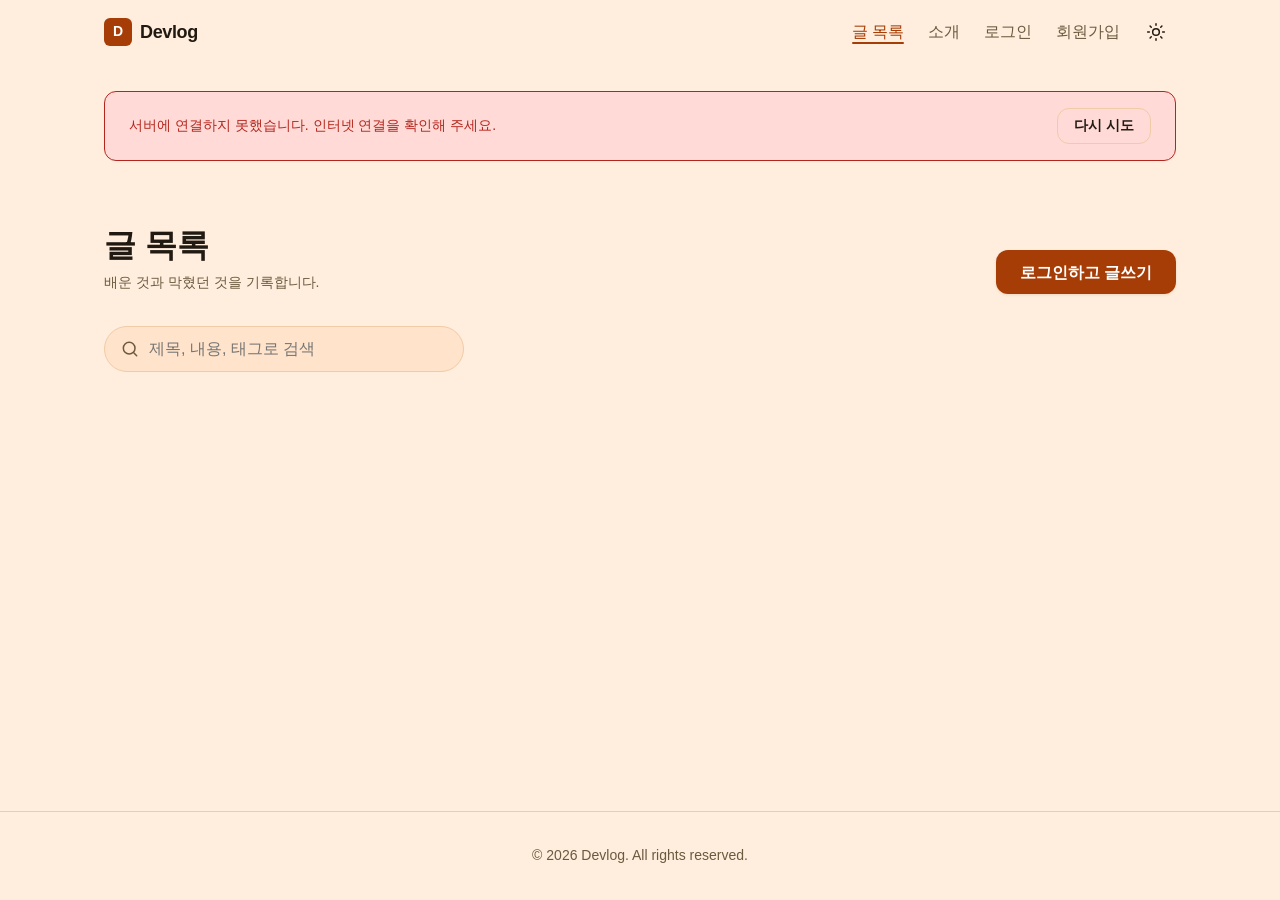
<file: index.html>
<!DOCTYPE html>
<html lang="ko" class="no-js" data-theme="light">
<head>
  <meta charset="UTF-8">
  <meta name="viewport" content="width=device-width, initial-scale=1.0">

  <title>글 목록 | Devlog</title>
  <meta name="description" content="프론트엔드를 공부하며 배운 것을 정리하는 개인 블로그입니다.">

  <!-- Open Graph -->
  <meta property="og:title" content="글 목록 | Devlog">
  <meta property="og:description" content="프론트엔드를 공부하며 배운 것을 정리하는 개인 블로그입니다.">
  <!-- TODO: assets/images/og-image.png (1200x630) 추가 필요 -->
  <meta property="og:image" content="assets/images/og-image.png">
  <meta property="og:type" content="blog">

  <link rel="icon" href="assets/icons/favicon.svg">
  <link rel="stylesheet" href="css/reset.css">
  <link rel="stylesheet" href="css/variables.css">
  <link rel="stylesheet" href="css/style.css">

  <!-- 렌더 전에 테마와 로그인 상태를 확정한다 (화면 깜빡임 방지) -->
  <script>
    (function () {
      // JS가 동작하면 no-js를 뗀다 (JS 없이 열면 .reveal이 계속 숨는 것을 방지)
      document.documentElement.classList.remove('no-js');
      try {
        // 이 사이트의 기본 모습은 라이트다.
        // OS가 다크로 설정돼 있어도 따라가지 않고, 사용자가 토글로 고른 값만 존중한다.
        var saved = localStorage.getItem('theme');
        document.documentElement.dataset.theme = saved === 'dark' ? 'dark' : 'light';
      } catch (e) { /* localStorage 차단 환경 무시 */ }

      // 헤더 메뉴가 한 번 잘못 그려지는 것을 막는다.
      // 토큰이 있으면 일단 로그인으로 보고, 서버 응답이 오면 initAuthUI가 바로잡는다.
      var authed = false;
      try {
        authed = !!localStorage.getItem('blog:token');
      } catch (e) { /* 무시 */ }
      document.documentElement.classList.add(authed ? 'is-auth' : 'is-guest');
    })();
  </script>
</head>
<body>
  <a class="skip-link" href="#main">본문 바로가기</a>

  <!-- ========== Header (7개 페이지 공통 — 수정 시 모두 반영할 것) ========== -->
  <header class="header" id="header">
    <div class="container header__inner">
      <a class="brand" href="index.html">
        <span class="brand__mark" aria-hidden="true">D</span>
        <span>Devlog</span>
      </a>

      <nav class="nav" id="nav" aria-label="주요 메뉴">
        <ul class="nav__list">
          <li>
            <a class="nav__link" href="index.html" data-match="index.html post.html">글 목록</a>
          </li>
          <li><a class="nav__link" href="about.html">소개</a></li>
          <li data-auth="in"><a class="nav__link" href="write.html">글쓰기</a></li>
          <li data-auth="in"><a class="nav__link" href="profile.html">프로필</a></li>
          <li data-auth="out"><a class="nav__link" href="login.html">로그인</a></li>
          <li data-auth="out"><a class="nav__link" href="signup.html">회원가입</a></li>
          <li data-auth="in">
            <button class="nav__button" type="button" id="logout-btn">로그아웃</button>
          </li>
        </ul>
      </nav>

      <div class="header__actions">
        <button class="icon-btn" id="theme-toggle" type="button"
                aria-label="다크 모드 전환" aria-pressed="false">
          <svg class="icon icon--sun" viewBox="0 0 24 24" aria-hidden="true">
            <circle cx="12" cy="12" r="4"></circle>
            <path d="M12 2v2M12 20v2M4.9 4.9l1.4 1.4M17.7 17.7l1.4 1.4M2 12h2M20 12h2M4.9 19.1l1.4-1.4M17.7 6.3l1.4-1.4"></path>
          </svg>
          <svg class="icon icon--moon" viewBox="0 0 24 24" aria-hidden="true">
            <path d="M21 12.8A9 9 0 1 1 11.2 3a7 7 0 0 0 9.8 9.8z"></path>
          </svg>
        </button>

        <button class="icon-btn nav-toggle" id="nav-toggle" type="button"
                aria-label="메뉴 열기" aria-expanded="false" aria-controls="nav">
          <span class="nav-toggle__bar"></span>
          <span class="nav-toggle__bar"></span>
          <span class="nav-toggle__bar"></span>
        </button>
      </div>
    </div>
  </header>

  <!-- 서버에서 데이터를 받아오는 동안 헤더 아래에 얇은 막대가 흐른다 -->
  <div class="loading-bar" id="loading-bar" aria-hidden="true"></div>

  <main id="main">
    <!-- 통신 실패 안내 (js/main.js가 채운다) -->
    <div class="container" id="app-status" hidden>
      <div class="app-status" role="alert">
        <p class="app-status__text" id="app-status-text"></p>
        <button class="btn btn--outline btn--sm" id="app-retry" type="button">다시 시도</button>
      </div>
    </div>


    <section class="section section--page" id="posts">
      <div class="container">
        <div class="page-head">
          <div>
            <h1 class="page-head__title">글 목록</h1>
            <p class="page-head__desc">배운 것과 막혔던 것을 기록합니다.</p>
          </div>
          <a class="btn btn--primary" href="write.html" data-auth="in">글쓰기</a>
          <a class="btn btn--primary" href="login.html" data-auth="out">로그인하고 글쓰기</a>
        </div>

        <div class="toolbar">
          <div class="search">
            <svg class="icon" viewBox="0 0 24 24" aria-hidden="true">
              <circle cx="11" cy="11" r="7"></circle>
              <path d="m20 20-3.5-3.5"></path>
            </svg>
            <label class="sr-only" for="post-search">글 검색</label>
            <input class="search__input" id="post-search" type="search"
                   placeholder="제목, 내용, 태그로 검색" autocomplete="off">
          </div>
          <p class="toolbar__count" id="post-count" aria-live="polite"></p>
        </div>

        <!-- 태그 칩 / 카드 / 페이지 버튼은 js/posts.js가 그린다 -->
        <ul class="chips" id="tag-filter" aria-label="태그 필터"></ul>

        <ul class="post-list" id="post-list"></ul>
        <p class="empty" id="post-empty" hidden></p>

        <nav class="pagination" id="pagination" aria-label="페이지"></nav>
      </div>
    </section>
  </main>

  <footer class="footer">
    <div class="container">
      <p class="footer__text">&copy; <span id="year">2026</span> Devlog. All rights reserved.</p>
    </div>
  </footer>

  <script src="js/config.js"></script>
  <script src="js/store.js"></script>
  <script src="js/theme.js"></script>
  <script src="js/nav.js"></script>
  <script src="js/auth.js"></script>
  <script src="js/posts.js"></script>
  <script src="js/main.js"></script>
</body>
</html>
</file>
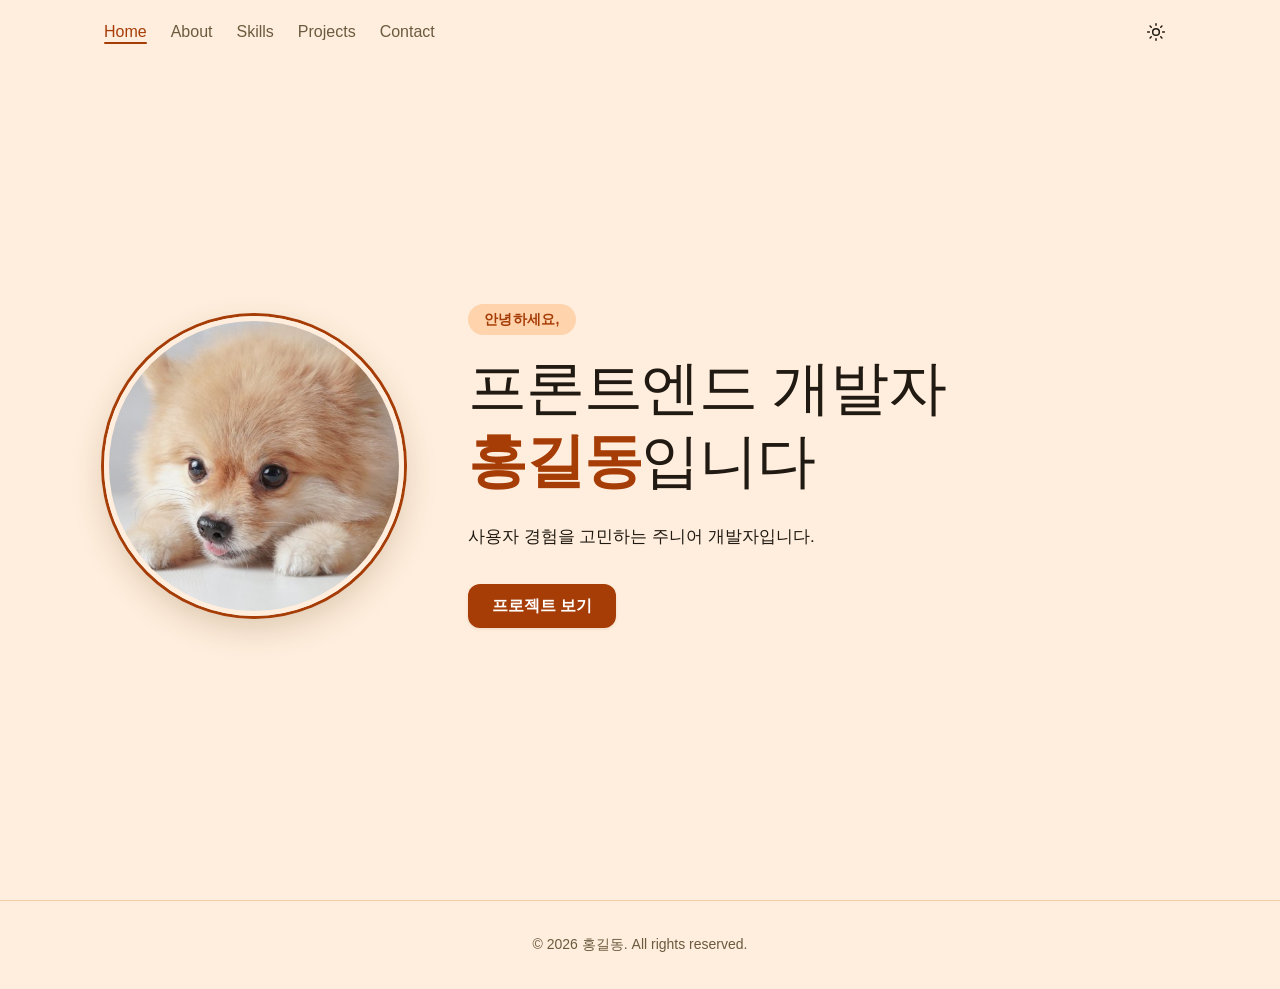
<file: frontend/index.html>
<!DOCTYPE html>
<html lang="ko" class="no-js" data-theme="light">
<head>
  <meta charset="UTF-8">
  <meta name="viewport" content="width=device-width, initial-scale=1.0">

  <!-- TODO(06-content.md): 이름 / 직군으로 교체 -->
  <title>홍길동 | 프론트엔드 개발자</title>
  <meta name="description" content="사용자 경험을 고민하는 프론트엔드 개발자 홍길동의 프로필 페이지입니다.">

  <!-- Open Graph -->
  <meta property="og:title" content="홍길동 | 프론트엔드 개발자">
  <meta property="og:description" content="사용자 경험을 고민하는 프론트엔드 개발자 홍길동의 프로필 페이지입니다.">
  <!-- TODO: assets/images/og-image.png (1200×630) 추가 필요 -->
  <meta property="og:image" content="assets/images/og-image.png">
  <meta property="og:type" content="website">

  <link rel="icon" href="assets/icons/favicon.svg">
  <link rel="stylesheet" href="css/reset.css">
  <link rel="stylesheet" href="css/variables.css">
  <link rel="stylesheet" href="css/style.css">

  <!-- 테마 깜빡임(FOUC) 방지: 렌더 전에 저장된 테마를 적용한다 -->
  <script>
    (function () {
      // JS가 동작하면 no-js를 뗀다 (JS 없이 열면 .reveal이 계속 숨는 것을 방지)
      document.documentElement.classList.remove('no-js');
      try {
        // 이 페이지의 기본 모습은 라이트(옅은 오렌지)다.
        // OS가 다크로 설정돼 있어도 따라가지 않고, 사용자가 토글로 고른 값만 존중한다.
        var saved = localStorage.getItem('theme');
        document.documentElement.dataset.theme = saved === 'dark' ? 'dark' : 'light';
      } catch (e) { /* localStorage 차단 환경 무시 */ }
    })();
  </script>
</head>
<body>
  <a class="skip-link" href="#main">본문 바로가기</a>

  <!-- ========== Header (5개 페이지 공통 — 수정 시 모두 반영할 것) ========== -->
  <header class="header" id="header">
    <div class="container header__inner">
      <nav class="nav" id="nav" aria-label="주요 메뉴">
        <ul class="nav__list">
          <li><a class="nav__link" href="index.html">Home</a></li>
          <li><a class="nav__link" href="about.html">About</a></li>
          <li><a class="nav__link" href="skills.html">Skills</a></li>
          <li><a class="nav__link" href="projects.html">Projects</a></li>
          <li><a class="nav__link" href="contact.html">Contact</a></li>
        </ul>
      </nav>

      <div class="header__actions">
        <button class="icon-btn" id="theme-toggle" type="button"
                aria-label="다크 모드 전환" aria-pressed="false">
          <svg class="icon icon--sun" viewBox="0 0 24 24" aria-hidden="true">
            <circle cx="12" cy="12" r="4"></circle>
            <path d="M12 2v2M12 20v2M4.9 4.9l1.4 1.4M17.7 17.7l1.4 1.4M2 12h2M20 12h2M4.9 19.1l1.4-1.4M17.7 6.3l1.4-1.4"></path>
          </svg>
          <svg class="icon icon--moon" viewBox="0 0 24 24" aria-hidden="true">
            <path d="M21 12.8A9 9 0 1 1 11.2 3a7 7 0 0 0 9.8 9.8z"></path>
          </svg>
        </button>

        <button class="icon-btn nav-toggle" id="nav-toggle" type="button"
                aria-label="메뉴 열기" aria-expanded="false" aria-controls="nav">
          <span class="nav-toggle__bar"></span>
          <span class="nav-toggle__bar"></span>
          <span class="nav-toggle__bar"></span>
        </button>
      </div>
    </div>
  </header>

  <main id="main">

    <!-- ========== Hero ========== -->
    <section class="hero" id="home">
      <div class="container hero__inner">
        <img class="hero__photo" src="assets/images/profile.jpg"
             alt="홍길동 프로필 사진" width="640" height="426">

        <div class="hero__body">
          <p class="hero__greeting">안녕하세요,</p>
          <!-- TODO(06-content.md): 이름 + 직군 -->
          <h1 class="hero__title">프론트엔드 개발자<br><strong>홍길동</strong>입니다</h1>
          <p class="hero__tagline">사용자 경험을 고민하는 주니어 개발자입니다.</p>

          <div class="hero__actions">
            <a class="btn btn--primary" href="projects.html">프로젝트 보기</a>
          </div>
        </div>
      </div>
    </section>

  </main>

  <footer class="footer">
    <div class="container">
      <p class="footer__text">© <span id="year">2026</span> 홍길동. All rights reserved.</p>
    </div>
  </footer>

  <script src="js/theme.js"></script>
  <script src="js/nav.js"></script>
  <script src="js/main.js"></script>
</body>
</html>
</file>
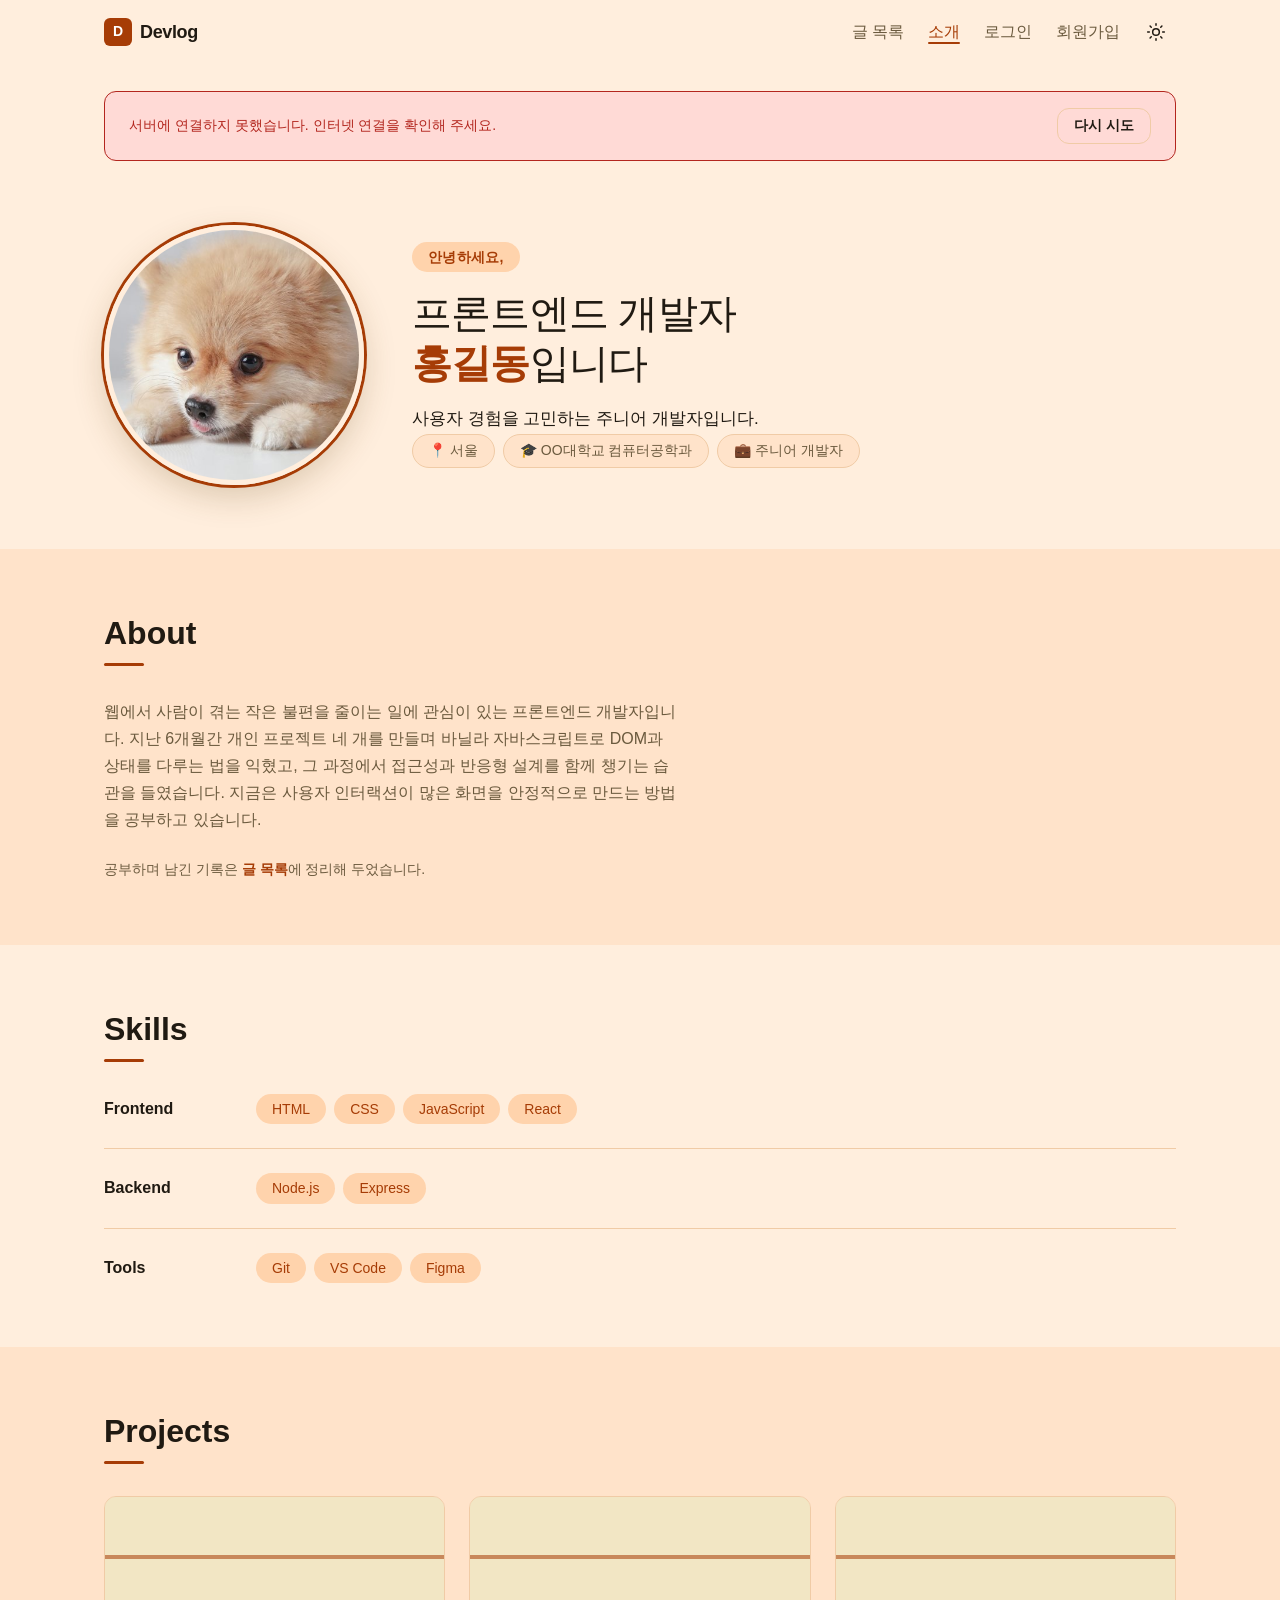
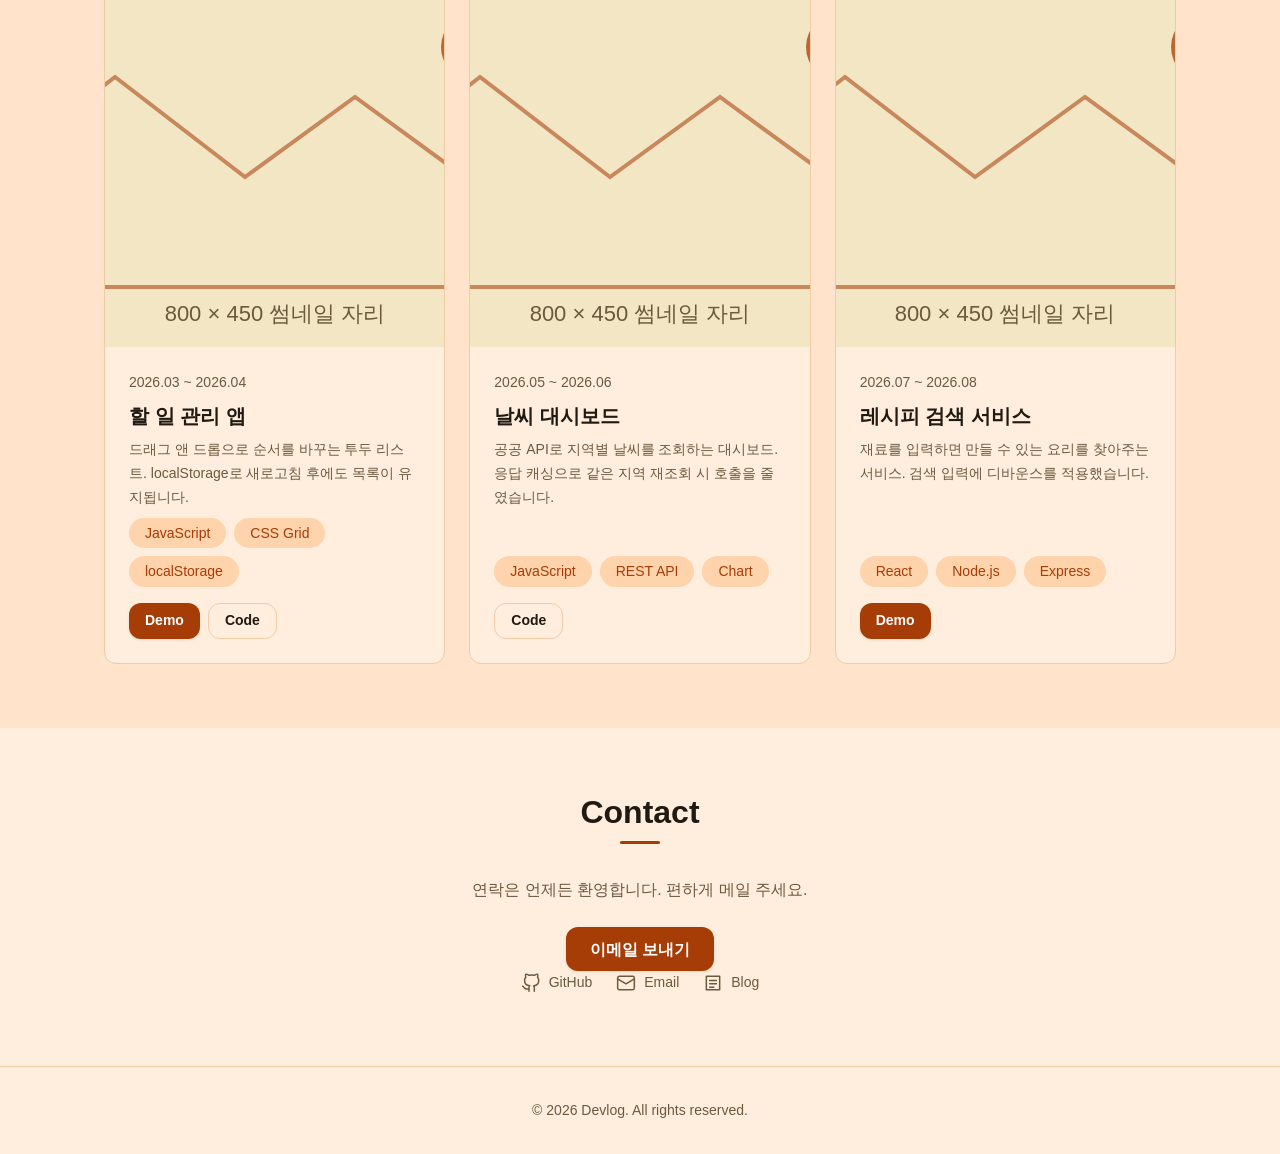
<file: about.html>
<!DOCTYPE html>
<html lang="ko" class="no-js" data-theme="light">
<head>
  <meta charset="UTF-8">
  <meta name="viewport" content="width=device-width, initial-scale=1.0">

  <title>소개 | Devlog</title>
  <meta name="description" content="블로그를 쓰는 사람 소개입니다. 기술 스택과 만든 프로젝트를 함께 정리했습니다.">

  <!-- Open Graph -->
  <meta property="og:title" content="소개 | Devlog">
  <meta property="og:description" content="블로그를 쓰는 사람 소개입니다. 기술 스택과 만든 프로젝트를 함께 정리했습니다.">
  <!-- TODO: assets/images/og-image.png (1200x630) 추가 필요 -->
  <meta property="og:image" content="assets/images/og-image.png">
  <meta property="og:type" content="profile">

  <link rel="icon" href="assets/icons/favicon.svg">
  <link rel="stylesheet" href="css/reset.css">
  <link rel="stylesheet" href="css/variables.css">
  <link rel="stylesheet" href="css/style.css">

  <!-- 렌더 전에 테마와 로그인 상태를 확정한다 (화면 깜빡임 방지) -->
  <script>
    (function () {
      // JS가 동작하면 no-js를 뗀다 (JS 없이 열면 .reveal이 계속 숨는 것을 방지)
      document.documentElement.classList.remove('no-js');
      try {
        // 이 사이트의 기본 모습은 라이트다.
        // OS가 다크로 설정돼 있어도 따라가지 않고, 사용자가 토글로 고른 값만 존중한다.
        var saved = localStorage.getItem('theme');
        document.documentElement.dataset.theme = saved === 'dark' ? 'dark' : 'light';
      } catch (e) { /* localStorage 차단 환경 무시 */ }

      // 헤더 메뉴가 한 번 잘못 그려지는 것을 막는다.
      // 토큰이 있으면 일단 로그인으로 보고, 서버 응답이 오면 initAuthUI가 바로잡는다.
      var authed = false;
      try {
        authed = !!localStorage.getItem('blog:token');
      } catch (e) { /* 무시 */ }
      document.documentElement.classList.add(authed ? 'is-auth' : 'is-guest');
    })();
  </script>
</head>
<body>
  <a class="skip-link" href="#main">본문 바로가기</a>

  <!-- ========== Header (7개 페이지 공통 — 수정 시 모두 반영할 것) ========== -->
  <header class="header" id="header">
    <div class="container header__inner">
      <a class="brand" href="index.html">
        <span class="brand__mark" aria-hidden="true">D</span>
        <span>Devlog</span>
      </a>

      <nav class="nav" id="nav" aria-label="주요 메뉴">
        <ul class="nav__list">
          <li>
            <a class="nav__link" href="index.html" data-match="index.html post.html">글 목록</a>
          </li>
          <li><a class="nav__link" href="about.html">소개</a></li>
          <li data-auth="in"><a class="nav__link" href="write.html">글쓰기</a></li>
          <li data-auth="in"><a class="nav__link" href="profile.html">프로필</a></li>
          <li data-auth="out"><a class="nav__link" href="login.html">로그인</a></li>
          <li data-auth="out"><a class="nav__link" href="signup.html">회원가입</a></li>
          <li data-auth="in">
            <button class="nav__button" type="button" id="logout-btn">로그아웃</button>
          </li>
        </ul>
      </nav>

      <div class="header__actions">
        <button class="icon-btn" id="theme-toggle" type="button"
                aria-label="다크 모드 전환" aria-pressed="false">
          <svg class="icon icon--sun" viewBox="0 0 24 24" aria-hidden="true">
            <circle cx="12" cy="12" r="4"></circle>
            <path d="M12 2v2M12 20v2M4.9 4.9l1.4 1.4M17.7 17.7l1.4 1.4M2 12h2M20 12h2M4.9 19.1l1.4-1.4M17.7 6.3l1.4-1.4"></path>
          </svg>
          <svg class="icon icon--moon" viewBox="0 0 24 24" aria-hidden="true">
            <path d="M21 12.8A9 9 0 1 1 11.2 3a7 7 0 0 0 9.8 9.8z"></path>
          </svg>
        </button>

        <button class="icon-btn nav-toggle" id="nav-toggle" type="button"
                aria-label="메뉴 열기" aria-expanded="false" aria-controls="nav">
          <span class="nav-toggle__bar"></span>
          <span class="nav-toggle__bar"></span>
          <span class="nav-toggle__bar"></span>
        </button>
      </div>
    </div>
  </header>

  <!-- 서버에서 데이터를 받아오는 동안 헤더 아래에 얇은 막대가 흐른다 -->
  <div class="loading-bar" id="loading-bar" aria-hidden="true"></div>

  <main id="main">
    <!-- 통신 실패 안내 (js/main.js가 채운다) -->
    <div class="container" id="app-status" hidden>
      <div class="app-status" role="alert">
        <p class="app-status__text" id="app-status-text"></p>
        <button class="btn btn--outline btn--sm" id="app-retry" type="button">다시 시도</button>
      </div>
    </div>


    <!-- ========== 소개 헤더 ========== -->
    <section class="section intro-section">
      <div class="container intro">
        <!-- TODO(06-content.md): 본인 사진으로 교체 -->
        <img class="intro__photo" src="assets/images/profile.jpg"
             alt="홍길동 프로필 사진" width="640" height="426">

        <div class="intro__body">
          <p class="intro__greeting">안녕하세요,</p>
          <!-- TODO(06-content.md): 이름 + 직군 -->
          <h1 class="intro__title">프론트엔드 개발자<br><strong>홍길동</strong>입니다</h1>
          <p class="intro__tagline">사용자 경험을 고민하는 주니어 개발자입니다.</p>

          <ul class="intro__badges">
            <li class="badge">📍 서울</li>
            <li class="badge">🎓 OO대학교 컴퓨터공학과</li>
            <li class="badge">💼 주니어 개발자</li>
          </ul>
        </div>
      </div>
    </section>

    <!-- ========== About ========== -->
    <section class="section section--surface reveal" id="about">
      <div class="container">
        <h2 class="section__title">About</h2>

        <!-- TODO(06-content.md): 자기소개 2~4문장 -->
        <p class="about__text">
          웹에서 사람이 겪는 작은 불편을 줄이는 일에 관심이 있는 프론트엔드 개발자입니다.
          지난 6개월간 개인 프로젝트 네 개를 만들며 바닐라 자바스크립트로 DOM과 상태를 다루는 법을 익혔고,
          그 과정에서 접근성과 반응형 설계를 함께 챙기는 습관을 들였습니다.
          지금은 사용자 인터랙션이 많은 화면을 안정적으로 만드는 방법을 공부하고 있습니다.
        </p>

        <p class="about__more">
          공부하며 남긴 기록은 <a href="index.html">글 목록</a>에 정리해 두었습니다.
        </p>
      </div>
    </section>

    <!-- ========== Skills ========== -->
    <section class="section reveal" id="skills">
      <div class="container">
        <h2 class="section__title">Skills</h2>

        <!-- TODO(06-content.md): 실제로 설명할 수 있는 기술만 남길 것 -->
        <dl class="skills">
          <div class="skills__row">
            <dt class="skills__category">Frontend</dt>
            <dd class="skills__items">
              <ul class="tags">
                <li class="tag">HTML</li>
                <li class="tag">CSS</li>
                <li class="tag">JavaScript</li>
                <li class="tag">React</li>
              </ul>
            </dd>
          </div>
          <div class="skills__row">
            <dt class="skills__category">Backend</dt>
            <dd class="skills__items">
              <ul class="tags">
                <li class="tag">Node.js</li>
                <li class="tag">Express</li>
              </ul>
            </dd>
          </div>
          <div class="skills__row">
            <dt class="skills__category">Tools</dt>
            <dd class="skills__items">
              <ul class="tags">
                <li class="tag">Git</li>
                <li class="tag">VS Code</li>
                <li class="tag">Figma</li>
              </ul>
            </dd>
          </div>
        </dl>
      </div>
    </section>

    <!-- ========== Projects ========== -->
    <section class="section section--surface reveal" id="projects">
      <div class="container">
        <h2 class="section__title">Projects</h2>
        <!-- 카드는 js/projects.js가 PROJECTS 배열을 읽어 생성한다 -->
        <ul class="projects" id="project-list"></ul>
      </div>
    </section>

    <!-- ========== Contact ========== -->
    <section class="section section--page reveal" id="contact">
      <div class="container contact">
        <h2 class="section__title">Contact</h2>

        <p class="contact__text">연락은 언제든 환영합니다. 편하게 메일 주세요.</p>

        <!-- TODO(06-content.md): 이메일 주소 확인 -->
        <a class="btn btn--primary" href="mailto:chosimero@gmail.com">이메일 보내기</a>

        <ul class="socials">
          <li>
            <!-- TODO(06-content.md): GitHub 주소 -->
            <a class="socials__link" href="https://github.com/username"
               target="_blank" rel="noopener noreferrer" aria-label="GitHub">
              <svg class="icon" viewBox="0 0 24 24" aria-hidden="true">
                <path d="M9 19c-5 1.5-5-2.5-7-3m14 6v-3.9a3.4 3.4 0 0 0-.9-2.6c3-.3 6.2-1.5 6.2-6.7A5.2 5.2 0 0 0 19.9 5a4.9 4.9 0 0 0-.1-3.6s-1.1-.3-3.7 1.4a12.6 12.6 0 0 0-6.6 0C6.9 1.1 5.8 1.4 5.8 1.4A4.9 4.9 0 0 0 5.7 5a5.2 5.2 0 0 0-1.4 3.6c0 5.2 3.2 6.4 6.2 6.7a3.4 3.4 0 0 0-.9 2.6V22"></path>
              </svg>
              <span>GitHub</span>
            </a>
          </li>
          <li>
            <a class="socials__link" href="mailto:chosimero@gmail.com" aria-label="이메일">
              <svg class="icon" viewBox="0 0 24 24" aria-hidden="true">
                <rect x="2" y="4" width="20" height="16" rx="2"></rect>
                <path d="m2 7 10 6 10-6"></path>
              </svg>
              <span>Email</span>
            </a>
          </li>
          <li>
            <a class="socials__link" href="index.html" aria-label="블로그 글 목록">
              <svg class="icon" viewBox="0 0 24 24" aria-hidden="true">
                <path d="M4 4h16v16H4z"></path>
                <path d="M8 9h8M8 13h8M8 17h5"></path>
              </svg>
              <span>Blog</span>
            </a>
          </li>
        </ul>
      </div>
    </section>
  </main>

  <footer class="footer">
    <div class="container">
      <p class="footer__text">&copy; <span id="year">2026</span> Devlog. All rights reserved.</p>
    </div>
  </footer>

  <script src="js/config.js"></script>
  <script src="js/store.js"></script>
  <script src="js/theme.js"></script>
  <script src="js/nav.js"></script>
  <script src="js/auth.js"></script>
  <script src="js/projects.js"></script>
  <script src="js/main.js"></script>
</body>
</html>
</file>
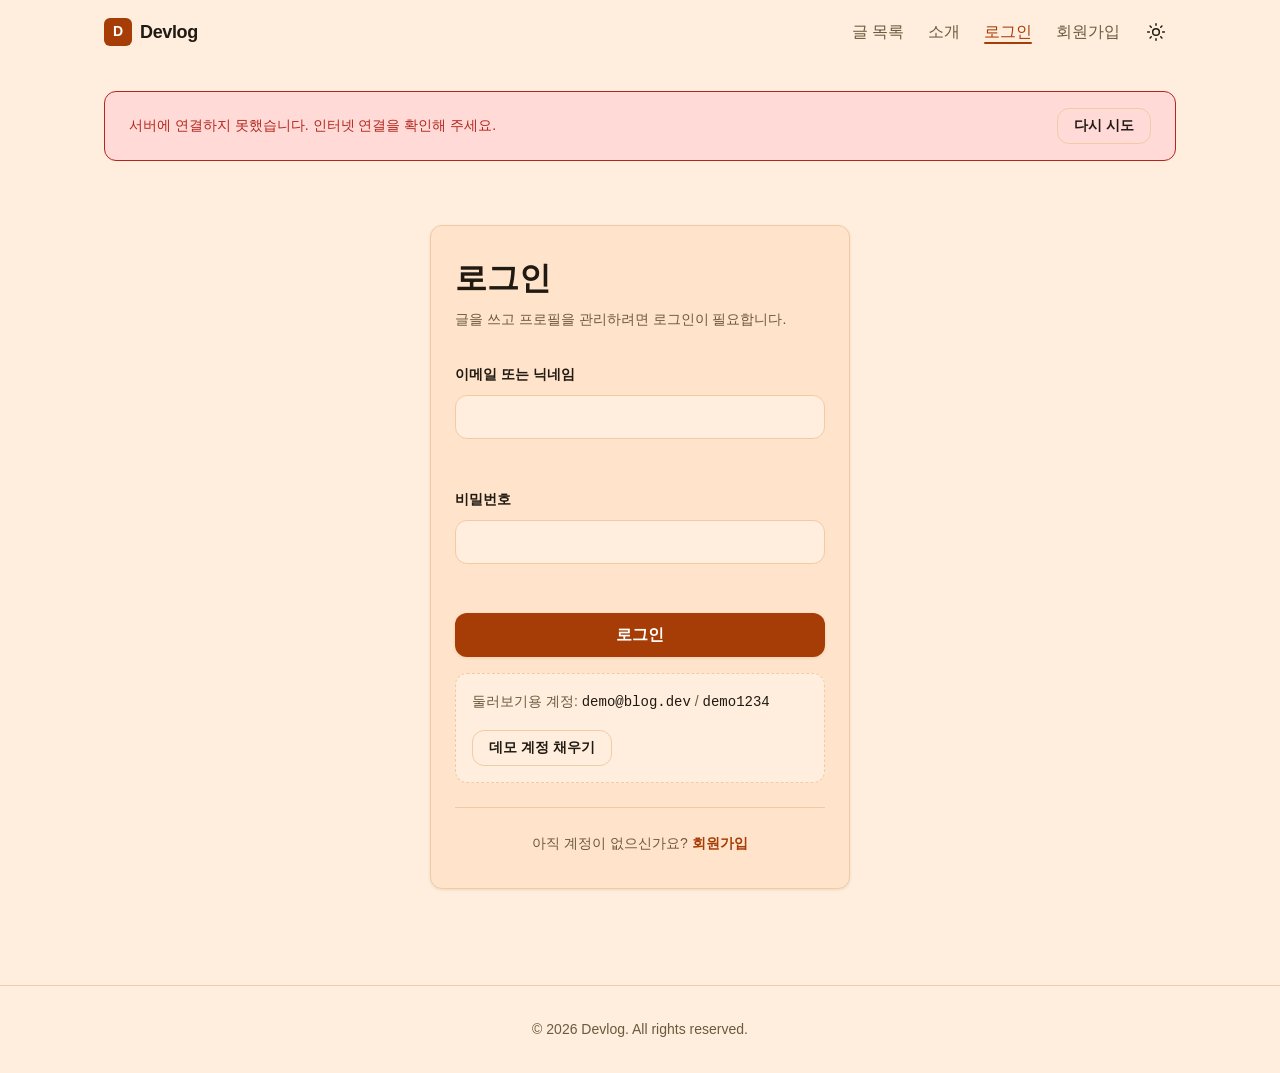
<file: login.html>
<!DOCTYPE html>
<html lang="ko" class="no-js" data-theme="light">
<head>
  <meta charset="UTF-8">
  <meta name="viewport" content="width=device-width, initial-scale=1.0">

  <title>로그인 | Devlog</title>
  <meta name="description" content="Devlog 계정으로 로그인합니다.">

  <!-- Open Graph -->
  <meta property="og:title" content="로그인 | Devlog">
  <meta property="og:description" content="Devlog 계정으로 로그인합니다.">
  <!-- TODO: assets/images/og-image.png (1200x630) 추가 필요 -->
  <meta property="og:image" content="assets/images/og-image.png">
  <meta property="og:type" content="website">

  <link rel="icon" href="assets/icons/favicon.svg">
  <link rel="stylesheet" href="css/reset.css">
  <link rel="stylesheet" href="css/variables.css">
  <link rel="stylesheet" href="css/style.css">

  <!-- 렌더 전에 테마와 로그인 상태를 확정한다 (화면 깜빡임 방지) -->
  <script>
    (function () {
      // JS가 동작하면 no-js를 뗀다 (JS 없이 열면 .reveal이 계속 숨는 것을 방지)
      document.documentElement.classList.remove('no-js');
      try {
        // 이 사이트의 기본 모습은 라이트다.
        // OS가 다크로 설정돼 있어도 따라가지 않고, 사용자가 토글로 고른 값만 존중한다.
        var saved = localStorage.getItem('theme');
        document.documentElement.dataset.theme = saved === 'dark' ? 'dark' : 'light';
      } catch (e) { /* localStorage 차단 환경 무시 */ }

      // 헤더 메뉴가 한 번 잘못 그려지는 것을 막는다.
      // 토큰이 있으면 일단 로그인으로 보고, 서버 응답이 오면 initAuthUI가 바로잡는다.
      var authed = false;
      try {
        authed = !!localStorage.getItem('blog:token');
      } catch (e) { /* 무시 */ }
      document.documentElement.classList.add(authed ? 'is-auth' : 'is-guest');
    })();
  </script>
</head>
<body>
  <a class="skip-link" href="#main">본문 바로가기</a>

  <!-- ========== Header (7개 페이지 공통 — 수정 시 모두 반영할 것) ========== -->
  <header class="header" id="header">
    <div class="container header__inner">
      <a class="brand" href="index.html">
        <span class="brand__mark" aria-hidden="true">D</span>
        <span>Devlog</span>
      </a>

      <nav class="nav" id="nav" aria-label="주요 메뉴">
        <ul class="nav__list">
          <li>
            <a class="nav__link" href="index.html" data-match="index.html post.html">글 목록</a>
          </li>
          <li><a class="nav__link" href="about.html">소개</a></li>
          <li data-auth="in"><a class="nav__link" href="write.html">글쓰기</a></li>
          <li data-auth="in"><a class="nav__link" href="profile.html">프로필</a></li>
          <li data-auth="out"><a class="nav__link" href="login.html">로그인</a></li>
          <li data-auth="out"><a class="nav__link" href="signup.html">회원가입</a></li>
          <li data-auth="in">
            <button class="nav__button" type="button" id="logout-btn">로그아웃</button>
          </li>
        </ul>
      </nav>

      <div class="header__actions">
        <button class="icon-btn" id="theme-toggle" type="button"
                aria-label="다크 모드 전환" aria-pressed="false">
          <svg class="icon icon--sun" viewBox="0 0 24 24" aria-hidden="true">
            <circle cx="12" cy="12" r="4"></circle>
            <path d="M12 2v2M12 20v2M4.9 4.9l1.4 1.4M17.7 17.7l1.4 1.4M2 12h2M20 12h2M4.9 19.1l1.4-1.4M17.7 6.3l1.4-1.4"></path>
          </svg>
          <svg class="icon icon--moon" viewBox="0 0 24 24" aria-hidden="true">
            <path d="M21 12.8A9 9 0 1 1 11.2 3a7 7 0 0 0 9.8 9.8z"></path>
          </svg>
        </button>

        <button class="icon-btn nav-toggle" id="nav-toggle" type="button"
                aria-label="메뉴 열기" aria-expanded="false" aria-controls="nav">
          <span class="nav-toggle__bar"></span>
          <span class="nav-toggle__bar"></span>
          <span class="nav-toggle__bar"></span>
        </button>
      </div>
    </div>
  </header>

  <!-- 서버에서 데이터를 받아오는 동안 헤더 아래에 얇은 막대가 흐른다 -->
  <div class="loading-bar" id="loading-bar" aria-hidden="true"></div>

  <main id="main">
    <!-- 통신 실패 안내 (js/main.js가 채운다) -->
    <div class="container" id="app-status" hidden>
      <div class="app-status" role="alert">
        <p class="app-status__text" id="app-status-text"></p>
        <button class="btn btn--outline btn--sm" id="app-retry" type="button">다시 시도</button>
      </div>
    </div>


    <section class="auth">
      <div class="container container--narrow auth__card">
        <h1 class="auth__title">로그인</h1>
        <p class="auth__desc">글을 쓰고 프로필을 관리하려면 로그인이 필요합니다.</p>

        <form class="form" id="login-form" novalidate>
          <p class="alert" role="alert" hidden></p>

          <div class="field">
            <label class="field__label" for="login-account">이메일 또는 닉네임</label>
            <input class="field__input" id="login-account" name="account" type="text"
                   autocomplete="username" required aria-invalid="false">
            <p class="field__error" aria-live="polite"></p>
          </div>

          <div class="field">
            <label class="field__label" for="login-password">비밀번호</label>
            <input class="field__input" id="login-password" name="password" type="password"
                   autocomplete="current-password" required aria-invalid="false">
            <p class="field__error" aria-live="polite"></p>
          </div>

          <button class="btn btn--primary btn--block" type="submit">로그인</button>
        </form>

        <div class="auth__demo">
          <p>둘러보기용 계정: <code>demo@blog.dev</code> / <code>demo1234</code></p>
          <p class="mt-3">
            <button class="btn btn--outline btn--sm" id="demo-fill" type="button">
              데모 계정 채우기
            </button>
          </p>
        </div>

        <p class="form__footer">
          아직 계정이 없으신가요? <a href="signup.html">회원가입</a>
        </p>
      </div>
    </section>
  </main>

  <footer class="footer">
    <div class="container">
      <p class="footer__text">&copy; <span id="year">2026</span> Devlog. All rights reserved.</p>
    </div>
  </footer>

  <script src="js/config.js"></script>
  <script src="js/store.js"></script>
  <script src="js/theme.js"></script>
  <script src="js/nav.js"></script>
  <script src="js/auth.js"></script>
  <script src="js/main.js"></script>
</body>
</html>
</file>
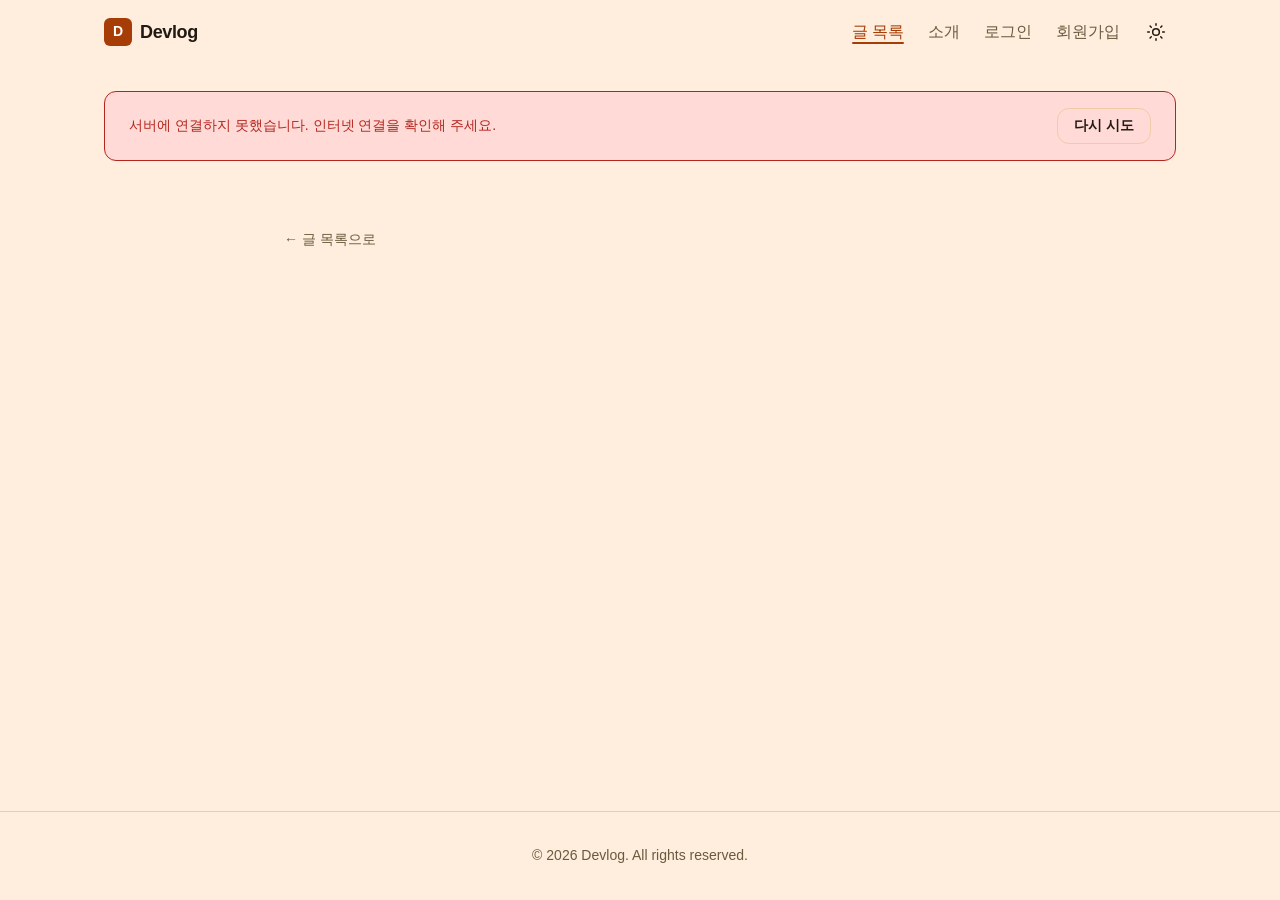
<file: post.html>
<!DOCTYPE html>
<html lang="ko" class="no-js" data-theme="light">
<head>
  <meta charset="UTF-8">
  <meta name="viewport" content="width=device-width, initial-scale=1.0">

  <title>글 | Devlog</title>
  <meta name="description" content="게시글 상세 페이지입니다.">

  <!-- Open Graph -->
  <meta property="og:title" content="글 | Devlog">
  <meta property="og:description" content="게시글 상세 페이지입니다.">
  <!-- TODO: assets/images/og-image.png (1200x630) 추가 필요 -->
  <meta property="og:image" content="assets/images/og-image.png">
  <meta property="og:type" content="article">

  <link rel="icon" href="assets/icons/favicon.svg">
  <link rel="stylesheet" href="css/reset.css">
  <link rel="stylesheet" href="css/variables.css">
  <link rel="stylesheet" href="css/style.css">

  <!-- 렌더 전에 테마와 로그인 상태를 확정한다 (화면 깜빡임 방지) -->
  <script>
    (function () {
      // JS가 동작하면 no-js를 뗀다 (JS 없이 열면 .reveal이 계속 숨는 것을 방지)
      document.documentElement.classList.remove('no-js');
      try {
        // 이 사이트의 기본 모습은 라이트다.
        // OS가 다크로 설정돼 있어도 따라가지 않고, 사용자가 토글로 고른 값만 존중한다.
        var saved = localStorage.getItem('theme');
        document.documentElement.dataset.theme = saved === 'dark' ? 'dark' : 'light';
      } catch (e) { /* localStorage 차단 환경 무시 */ }

      // 헤더 메뉴가 한 번 잘못 그려지는 것을 막는다.
      // 토큰이 있으면 일단 로그인으로 보고, 서버 응답이 오면 initAuthUI가 바로잡는다.
      var authed = false;
      try {
        authed = !!localStorage.getItem('blog:token');
      } catch (e) { /* 무시 */ }
      document.documentElement.classList.add(authed ? 'is-auth' : 'is-guest');
    })();
  </script>
</head>
<body>
  <a class="skip-link" href="#main">본문 바로가기</a>

  <!-- ========== Header (7개 페이지 공통 — 수정 시 모두 반영할 것) ========== -->
  <header class="header" id="header">
    <div class="container header__inner">
      <a class="brand" href="index.html">
        <span class="brand__mark" aria-hidden="true">D</span>
        <span>Devlog</span>
      </a>

      <nav class="nav" id="nav" aria-label="주요 메뉴">
        <ul class="nav__list">
          <li>
            <a class="nav__link" href="index.html" data-match="index.html post.html">글 목록</a>
          </li>
          <li><a class="nav__link" href="about.html">소개</a></li>
          <li data-auth="in"><a class="nav__link" href="write.html">글쓰기</a></li>
          <li data-auth="in"><a class="nav__link" href="profile.html">프로필</a></li>
          <li data-auth="out"><a class="nav__link" href="login.html">로그인</a></li>
          <li data-auth="out"><a class="nav__link" href="signup.html">회원가입</a></li>
          <li data-auth="in">
            <button class="nav__button" type="button" id="logout-btn">로그아웃</button>
          </li>
        </ul>
      </nav>

      <div class="header__actions">
        <button class="icon-btn" id="theme-toggle" type="button"
                aria-label="다크 모드 전환" aria-pressed="false">
          <svg class="icon icon--sun" viewBox="0 0 24 24" aria-hidden="true">
            <circle cx="12" cy="12" r="4"></circle>
            <path d="M12 2v2M12 20v2M4.9 4.9l1.4 1.4M17.7 17.7l1.4 1.4M2 12h2M20 12h2M4.9 19.1l1.4-1.4M17.7 6.3l1.4-1.4"></path>
          </svg>
          <svg class="icon icon--moon" viewBox="0 0 24 24" aria-hidden="true">
            <path d="M21 12.8A9 9 0 1 1 11.2 3a7 7 0 0 0 9.8 9.8z"></path>
          </svg>
        </button>

        <button class="icon-btn nav-toggle" id="nav-toggle" type="button"
                aria-label="메뉴 열기" aria-expanded="false" aria-controls="nav">
          <span class="nav-toggle__bar"></span>
          <span class="nav-toggle__bar"></span>
          <span class="nav-toggle__bar"></span>
        </button>
      </div>
    </div>
  </header>

  <!-- 서버에서 데이터를 받아오는 동안 헤더 아래에 얇은 막대가 흐른다 -->
  <div class="loading-bar" id="loading-bar" aria-hidden="true"></div>

  <main id="main">
    <!-- 통신 실패 안내 (js/main.js가 채운다) -->
    <div class="container" id="app-status" hidden>
      <div class="app-status" role="alert">
        <p class="app-status__text" id="app-status-text"></p>
        <button class="btn btn--outline btn--sm" id="app-retry" type="button">다시 시도</button>
      </div>
    </div>


    <section class="section section--page">
      <div class="container container--narrow">
        <a class="post__back" href="index.html">&larr; 글 목록으로</a>

        <!-- 내용은 js/post-detail.js가 ?id= 로 찾아 채운다 -->
        <article id="post-article" hidden>
          <header class="post__header">
            <h1 class="post__title" id="post-title"></h1>
            <p class="post__meta">
              <span class="post__author" id="post-author"></span>
              <span id="post-date"></span>
              <span id="post-reading"></span>
              <span id="post-views"></span>
              <span id="post-updated" hidden></span>
            </p>
            <ul class="tags post__tags" id="post-tags" hidden></ul>
          </header>

          <div class="post__body" id="post-body"></div>

          <div class="post__actions" id="post-owner-actions" hidden>
            <a class="btn btn--outline btn--sm" id="post-edit" href="#">수정</a>
            <button class="btn btn--danger btn--sm" id="post-delete" type="button">삭제</button>
          </div>
        </article>

        <nav class="post-nav" id="post-nav" aria-label="다른 글" hidden></nav>

        <div class="empty" id="post-not-found" hidden>
          <p>요청한 글을 찾을 수 없습니다.</p>
          <p><a class="btn btn--outline btn--sm" href="index.html">글 목록으로</a></p>
        </div>
      </div>
    </section>
  </main>

  <footer class="footer">
    <div class="container">
      <p class="footer__text">&copy; <span id="year">2026</span> Devlog. All rights reserved.</p>
    </div>
  </footer>

  <script src="js/config.js"></script>
  <script src="js/store.js"></script>
  <script src="js/theme.js"></script>
  <script src="js/nav.js"></script>
  <script src="js/auth.js"></script>
  <script src="js/post-detail.js"></script>
  <script src="js/main.js"></script>
</body>
</html>
</file>
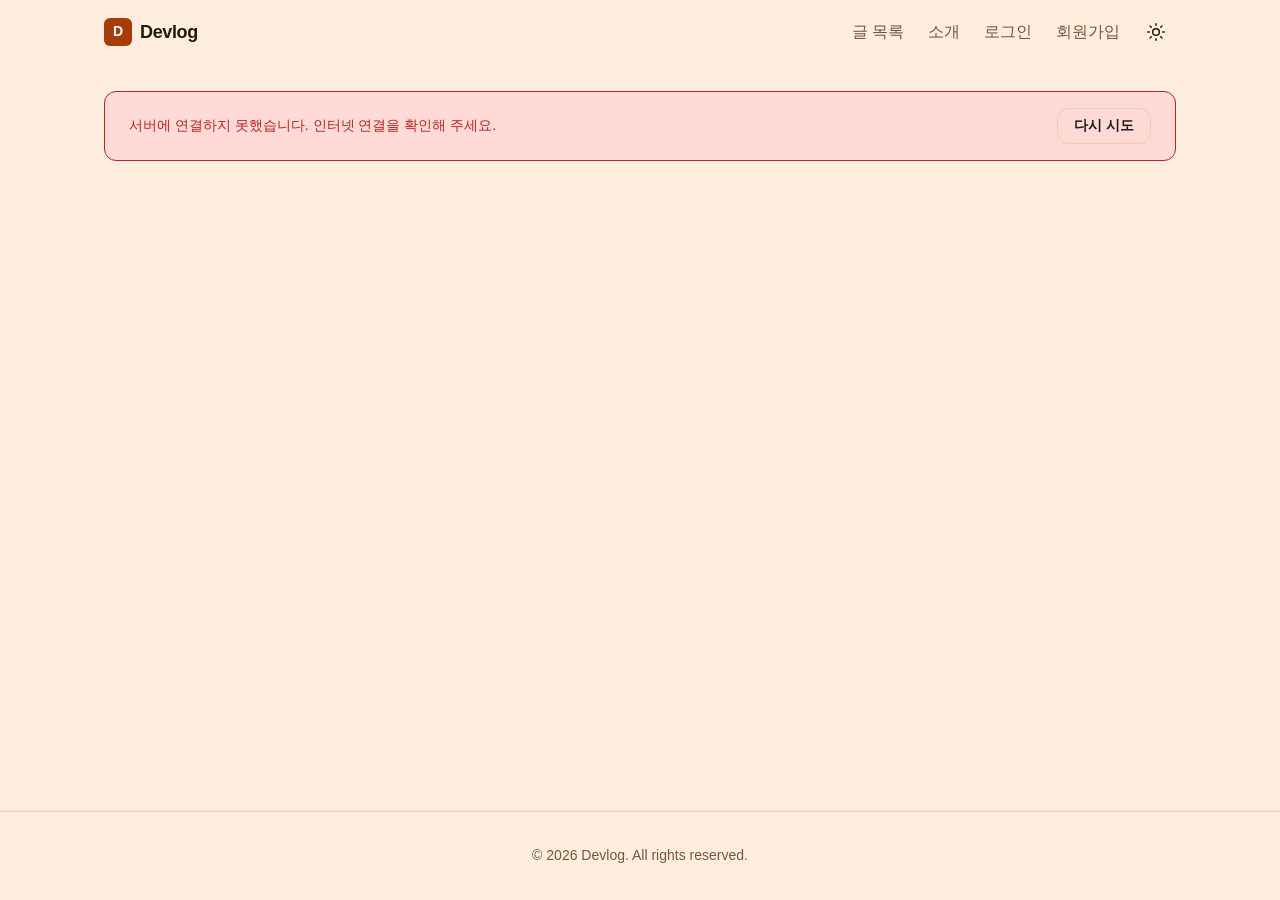
<file: profile.html>
<!DOCTYPE html>
<html lang="ko" class="no-js" data-theme="light">
<head>
  <meta charset="UTF-8">
  <meta name="viewport" content="width=device-width, initial-scale=1.0">

  <title>프로필 | Devlog</title>
  <meta name="description" content="프로필과 작성한 글을 관리합니다.">

  <!-- Open Graph -->
  <meta property="og:title" content="프로필 | Devlog">
  <meta property="og:description" content="프로필과 작성한 글을 관리합니다.">
  <!-- TODO: assets/images/og-image.png (1200x630) 추가 필요 -->
  <meta property="og:image" content="assets/images/og-image.png">
  <meta property="og:type" content="profile">

  <link rel="icon" href="assets/icons/favicon.svg">
  <link rel="stylesheet" href="css/reset.css">
  <link rel="stylesheet" href="css/variables.css">
  <link rel="stylesheet" href="css/style.css">

  <!-- 렌더 전에 테마와 로그인 상태를 확정한다 (화면 깜빡임 방지) -->
  <script>
    (function () {
      // JS가 동작하면 no-js를 뗀다 (JS 없이 열면 .reveal이 계속 숨는 것을 방지)
      document.documentElement.classList.remove('no-js');
      try {
        // 이 사이트의 기본 모습은 라이트다.
        // OS가 다크로 설정돼 있어도 따라가지 않고, 사용자가 토글로 고른 값만 존중한다.
        var saved = localStorage.getItem('theme');
        document.documentElement.dataset.theme = saved === 'dark' ? 'dark' : 'light';
      } catch (e) { /* localStorage 차단 환경 무시 */ }

      // 헤더 메뉴가 한 번 잘못 그려지는 것을 막는다.
      // 토큰이 있으면 일단 로그인으로 보고, 서버 응답이 오면 initAuthUI가 바로잡는다.
      var authed = false;
      try {
        authed = !!localStorage.getItem('blog:token');
      } catch (e) { /* 무시 */ }
      document.documentElement.classList.add(authed ? 'is-auth' : 'is-guest');
    })();
  </script>
</head>
<body>
  <a class="skip-link" href="#main">본문 바로가기</a>

  <!-- ========== Header (7개 페이지 공통 — 수정 시 모두 반영할 것) ========== -->
  <header class="header" id="header">
    <div class="container header__inner">
      <a class="brand" href="index.html">
        <span class="brand__mark" aria-hidden="true">D</span>
        <span>Devlog</span>
      </a>

      <nav class="nav" id="nav" aria-label="주요 메뉴">
        <ul class="nav__list">
          <li>
            <a class="nav__link" href="index.html" data-match="index.html post.html">글 목록</a>
          </li>
          <li><a class="nav__link" href="about.html">소개</a></li>
          <li data-auth="in"><a class="nav__link" href="write.html">글쓰기</a></li>
          <li data-auth="in"><a class="nav__link" href="profile.html">프로필</a></li>
          <li data-auth="out"><a class="nav__link" href="login.html">로그인</a></li>
          <li data-auth="out"><a class="nav__link" href="signup.html">회원가입</a></li>
          <li data-auth="in">
            <button class="nav__button" type="button" id="logout-btn">로그아웃</button>
          </li>
        </ul>
      </nav>

      <div class="header__actions">
        <button class="icon-btn" id="theme-toggle" type="button"
                aria-label="다크 모드 전환" aria-pressed="false">
          <svg class="icon icon--sun" viewBox="0 0 24 24" aria-hidden="true">
            <circle cx="12" cy="12" r="4"></circle>
            <path d="M12 2v2M12 20v2M4.9 4.9l1.4 1.4M17.7 17.7l1.4 1.4M2 12h2M20 12h2M4.9 19.1l1.4-1.4M17.7 6.3l1.4-1.4"></path>
          </svg>
          <svg class="icon icon--moon" viewBox="0 0 24 24" aria-hidden="true">
            <path d="M21 12.8A9 9 0 1 1 11.2 3a7 7 0 0 0 9.8 9.8z"></path>
          </svg>
        </button>

        <button class="icon-btn nav-toggle" id="nav-toggle" type="button"
                aria-label="메뉴 열기" aria-expanded="false" aria-controls="nav">
          <span class="nav-toggle__bar"></span>
          <span class="nav-toggle__bar"></span>
          <span class="nav-toggle__bar"></span>
        </button>
      </div>
    </div>
  </header>

  <!-- 서버에서 데이터를 받아오는 동안 헤더 아래에 얇은 막대가 흐른다 -->
  <div class="loading-bar" id="loading-bar" aria-hidden="true"></div>

  <main id="main">
    <!-- 통신 실패 안내 (js/main.js가 채운다) -->
    <div class="container" id="app-status" hidden>
      <div class="app-status" role="alert">
        <p class="app-status__text" id="app-status-text"></p>
        <button class="btn btn--outline btn--sm" id="app-retry" type="button">다시 시도</button>
      </div>
    </div>


    <section class="section section--page">
      <div class="container container--narrow">

        <div id="profile-body" hidden>
          <!-- 프로필 카드 -->
          <div class="profile">
            <div class="profile__head">
              <span class="profile__avatar" id="profile-avatar" aria-hidden="true"></span>
              <div>
                <h1 class="profile__name" id="profile-name"></h1>
                <p class="profile__sub">
                  <span id="profile-email"></span>
                  <span id="profile-joined"></span>
                </p>
              </div>
            </div>

            <p class="profile__bio" id="profile-bio"></p>

            <dl class="profile__stats">
              <div class="stat">
                <dd class="stat__value" id="stat-posts">0</dd>
                <dt class="stat__label">작성한 글</dt>
              </div>
              <div class="stat">
                <dd class="stat__value" id="stat-views">0</dd>
                <dt class="stat__label">총 조회</dt>
              </div>
              <div class="stat">
                <dd class="stat__value" id="stat-tags">0</dd>
                <dt class="stat__label">사용한 태그</dt>
              </div>
            </dl>
          </div>

          <!-- 글 목록 -->
          <section class="card mt-5">
            <h2 class="card__title" id="posts-heading">내가 쓴 글</h2>
            <ul class="my-posts" id="my-posts"></ul>
            <p class="field__hint" id="my-posts-empty" hidden></p>
            <p class="mt-4" data-owner-only hidden>
              <a class="btn btn--primary btn--sm" href="write.html">새 글 쓰기</a>
            </p>
          </section>

          <!-- 프로필 수정 (본인만) -->
          <section class="card" data-owner-only hidden>
            <h2 class="card__title">프로필 수정</h2>
            <p class="card__desc">닉네임을 바꾸면 이미 쓴 글의 작성자 이름도 함께 바뀝니다.</p>

            <form class="form" id="profile-form" novalidate>
              <p class="alert" role="alert" hidden></p>

              <div class="field">
                <label class="field__label" for="profile-username">닉네임</label>
                <input class="field__input" id="profile-username" name="username" type="text"
                       required aria-invalid="false">
                <p class="field__error" aria-live="polite"></p>
              </div>

              <div class="field">
                <label class="field__label" for="profile-bio-input">소개</label>
                <textarea class="field__textarea field__textarea--sm" id="profile-bio-input"
                          name="bio"></textarea>
                <p class="field__error" aria-live="polite"></p>
              </div>

              <div class="form__actions">
                <button class="btn btn--primary" type="submit">저장</button>
                <p class="notice" id="profile-saved" role="status" hidden>저장했습니다.</p>
              </div>
            </form>
          </section>

          <!-- 비밀번호 변경 (본인만) -->
          <section class="card" data-owner-only hidden>
            <h2 class="card__title">비밀번호 변경</h2>
            <p class="card__desc">8자 이상으로 설정해 주세요.</p>

            <form class="form" id="password-form" novalidate>
              <p class="alert" role="alert" hidden></p>

              <div class="field">
                <label class="field__label" for="password-current">현재 비밀번호</label>
                <input class="field__input" id="password-current" name="current" type="password"
                       autocomplete="current-password" required aria-invalid="false">
                <p class="field__error" aria-live="polite"></p>
              </div>

              <div class="field">
                <label class="field__label" for="password-next">새 비밀번호</label>
                <input class="field__input" id="password-next" name="next" type="password"
                       autocomplete="new-password" required aria-invalid="false">
                <p class="field__error" aria-live="polite"></p>
              </div>

              <div class="field">
                <label class="field__label" for="password-next-confirm">새 비밀번호 확인</label>
                <input class="field__input" id="password-next-confirm" name="nextConfirm"
                       type="password" autocomplete="new-password" required aria-invalid="false">
                <p class="field__error" aria-live="polite"></p>
              </div>

              <div class="form__actions">
                <button class="btn btn--primary" type="submit">변경</button>
                <p class="notice" id="password-saved" role="status" hidden>변경했습니다.</p>
              </div>
            </form>
          </section>
        </div>

        <div class="empty" id="profile-not-found" hidden>
          <p>해당 사용자를 찾을 수 없습니다.</p>
          <p><a class="btn btn--outline btn--sm" href="index.html">글 목록으로</a></p>
        </div>

      </div>
    </section>
  </main>

  <footer class="footer">
    <div class="container">
      <p class="footer__text">&copy; <span id="year">2026</span> Devlog. All rights reserved.</p>
    </div>
  </footer>

  <script src="js/config.js"></script>
  <script src="js/store.js"></script>
  <script src="js/theme.js"></script>
  <script src="js/nav.js"></script>
  <script src="js/auth.js"></script>
  <script src="js/profile.js"></script>
  <script src="js/main.js"></script>
</body>
</html>
</file>
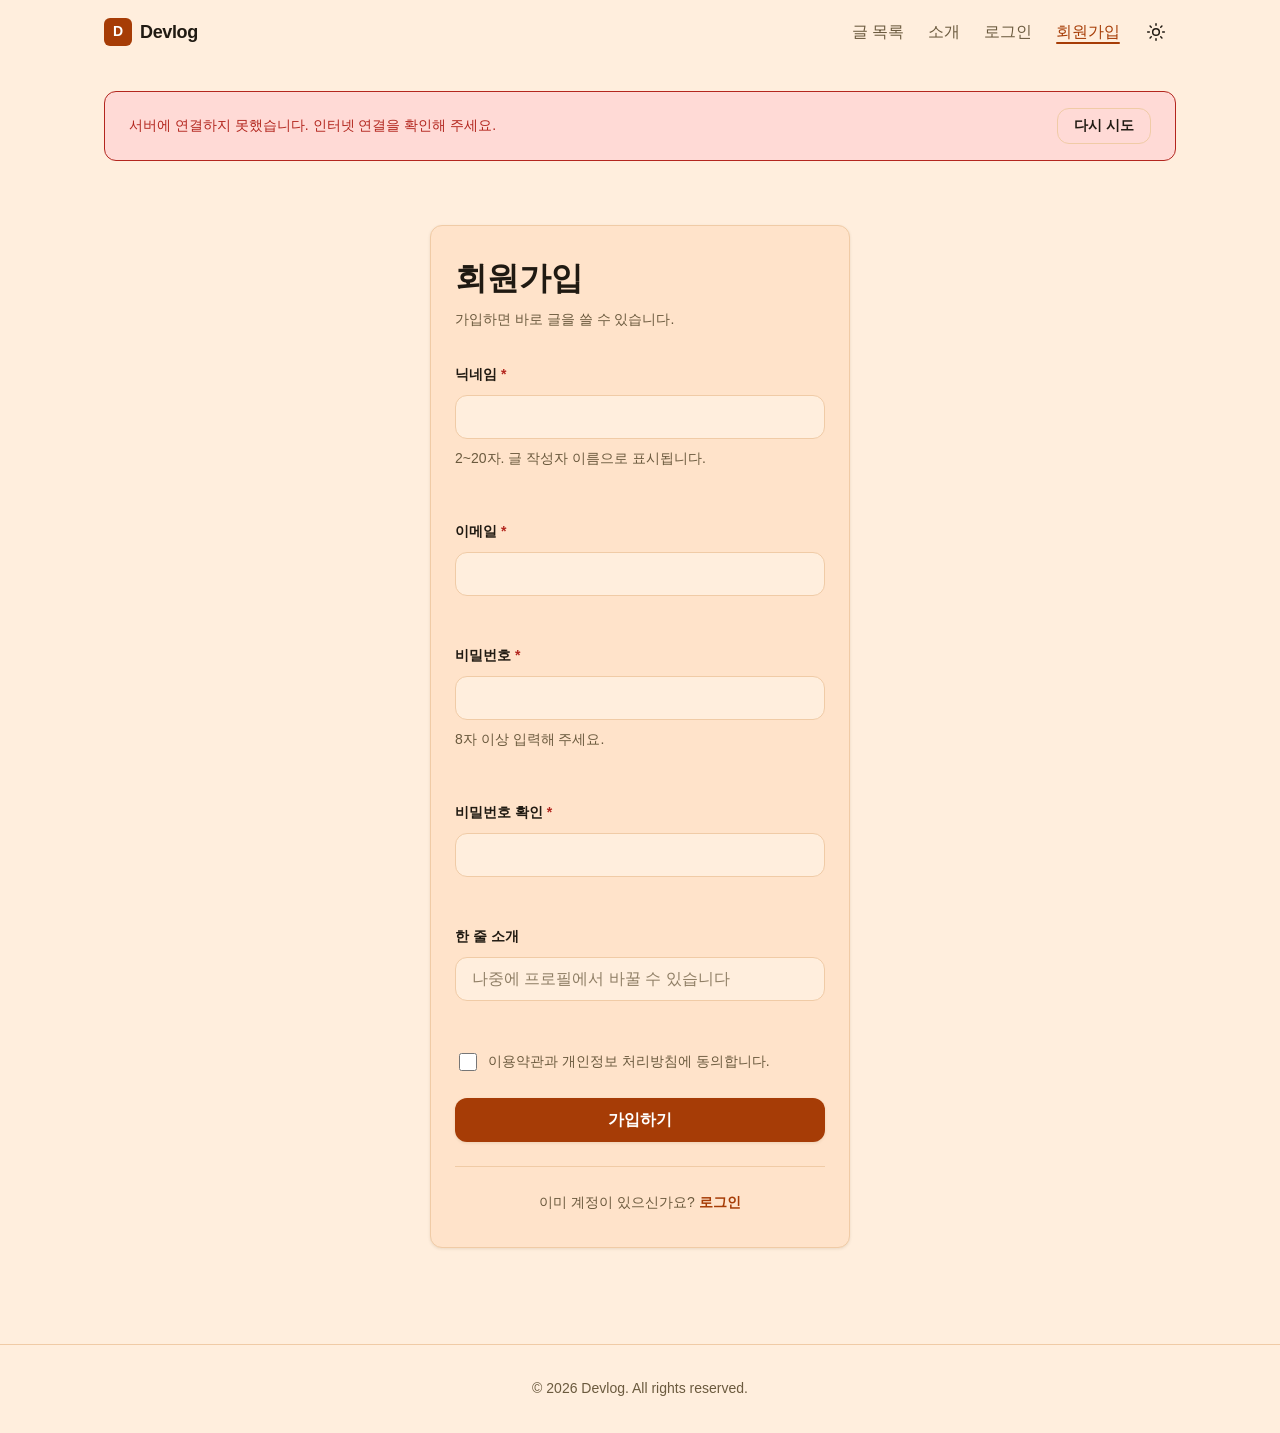
<file: signup.html>
<!DOCTYPE html>
<html lang="ko" class="no-js" data-theme="light">
<head>
  <meta charset="UTF-8">
  <meta name="viewport" content="width=device-width, initial-scale=1.0">

  <title>회원가입 | Devlog</title>
  <meta name="description" content="Devlog 계정을 새로 만듭니다.">

  <!-- Open Graph -->
  <meta property="og:title" content="회원가입 | Devlog">
  <meta property="og:description" content="Devlog 계정을 새로 만듭니다.">
  <!-- TODO: assets/images/og-image.png (1200x630) 추가 필요 -->
  <meta property="og:image" content="assets/images/og-image.png">
  <meta property="og:type" content="website">

  <link rel="icon" href="assets/icons/favicon.svg">
  <link rel="stylesheet" href="css/reset.css">
  <link rel="stylesheet" href="css/variables.css">
  <link rel="stylesheet" href="css/style.css">

  <!-- 렌더 전에 테마와 로그인 상태를 확정한다 (화면 깜빡임 방지) -->
  <script>
    (function () {
      // JS가 동작하면 no-js를 뗀다 (JS 없이 열면 .reveal이 계속 숨는 것을 방지)
      document.documentElement.classList.remove('no-js');
      try {
        // 이 사이트의 기본 모습은 라이트다.
        // OS가 다크로 설정돼 있어도 따라가지 않고, 사용자가 토글로 고른 값만 존중한다.
        var saved = localStorage.getItem('theme');
        document.documentElement.dataset.theme = saved === 'dark' ? 'dark' : 'light';
      } catch (e) { /* localStorage 차단 환경 무시 */ }

      // 헤더 메뉴가 한 번 잘못 그려지는 것을 막는다.
      // 토큰이 있으면 일단 로그인으로 보고, 서버 응답이 오면 initAuthUI가 바로잡는다.
      var authed = false;
      try {
        authed = !!localStorage.getItem('blog:token');
      } catch (e) { /* 무시 */ }
      document.documentElement.classList.add(authed ? 'is-auth' : 'is-guest');
    })();
  </script>
</head>
<body>
  <a class="skip-link" href="#main">본문 바로가기</a>

  <!-- ========== Header (7개 페이지 공통 — 수정 시 모두 반영할 것) ========== -->
  <header class="header" id="header">
    <div class="container header__inner">
      <a class="brand" href="index.html">
        <span class="brand__mark" aria-hidden="true">D</span>
        <span>Devlog</span>
      </a>

      <nav class="nav" id="nav" aria-label="주요 메뉴">
        <ul class="nav__list">
          <li>
            <a class="nav__link" href="index.html" data-match="index.html post.html">글 목록</a>
          </li>
          <li><a class="nav__link" href="about.html">소개</a></li>
          <li data-auth="in"><a class="nav__link" href="write.html">글쓰기</a></li>
          <li data-auth="in"><a class="nav__link" href="profile.html">프로필</a></li>
          <li data-auth="out"><a class="nav__link" href="login.html">로그인</a></li>
          <li data-auth="out"><a class="nav__link" href="signup.html">회원가입</a></li>
          <li data-auth="in">
            <button class="nav__button" type="button" id="logout-btn">로그아웃</button>
          </li>
        </ul>
      </nav>

      <div class="header__actions">
        <button class="icon-btn" id="theme-toggle" type="button"
                aria-label="다크 모드 전환" aria-pressed="false">
          <svg class="icon icon--sun" viewBox="0 0 24 24" aria-hidden="true">
            <circle cx="12" cy="12" r="4"></circle>
            <path d="M12 2v2M12 20v2M4.9 4.9l1.4 1.4M17.7 17.7l1.4 1.4M2 12h2M20 12h2M4.9 19.1l1.4-1.4M17.7 6.3l1.4-1.4"></path>
          </svg>
          <svg class="icon icon--moon" viewBox="0 0 24 24" aria-hidden="true">
            <path d="M21 12.8A9 9 0 1 1 11.2 3a7 7 0 0 0 9.8 9.8z"></path>
          </svg>
        </button>

        <button class="icon-btn nav-toggle" id="nav-toggle" type="button"
                aria-label="메뉴 열기" aria-expanded="false" aria-controls="nav">
          <span class="nav-toggle__bar"></span>
          <span class="nav-toggle__bar"></span>
          <span class="nav-toggle__bar"></span>
        </button>
      </div>
    </div>
  </header>

  <!-- 서버에서 데이터를 받아오는 동안 헤더 아래에 얇은 막대가 흐른다 -->
  <div class="loading-bar" id="loading-bar" aria-hidden="true"></div>

  <main id="main">
    <!-- 통신 실패 안내 (js/main.js가 채운다) -->
    <div class="container" id="app-status" hidden>
      <div class="app-status" role="alert">
        <p class="app-status__text" id="app-status-text"></p>
        <button class="btn btn--outline btn--sm" id="app-retry" type="button">다시 시도</button>
      </div>
    </div>


    <section class="auth">
      <div class="container container--narrow auth__card">
        <h1 class="auth__title">회원가입</h1>
        <p class="auth__desc">가입하면 바로 글을 쓸 수 있습니다.</p>

        <form class="form" id="signup-form" novalidate>
          <p class="alert" role="alert" hidden></p>

          <div class="field">
            <label class="field__label" for="signup-username">
              닉네임 <span class="required" aria-hidden="true">*</span>
            </label>
            <input class="field__input" id="signup-username" name="username" type="text"
                   autocomplete="nickname" required aria-invalid="false">
            <p class="field__hint">2~20자. 글 작성자 이름으로 표시됩니다.</p>
            <p class="field__error" aria-live="polite"></p>
          </div>

          <div class="field">
            <label class="field__label" for="signup-email">
              이메일 <span class="required" aria-hidden="true">*</span>
            </label>
            <input class="field__input" id="signup-email" name="email" type="email"
                   autocomplete="email" required aria-invalid="false">
            <p class="field__error" aria-live="polite"></p>
          </div>

          <div class="field">
            <label class="field__label" for="signup-password">
              비밀번호 <span class="required" aria-hidden="true">*</span>
            </label>
            <input class="field__input" id="signup-password" name="password" type="password"
                   autocomplete="new-password" required aria-invalid="false">
            <p class="field__hint">8자 이상 입력해 주세요.</p>
            <p class="field__error" aria-live="polite"></p>
          </div>

          <div class="field">
            <label class="field__label" for="signup-password-confirm">
              비밀번호 확인 <span class="required" aria-hidden="true">*</span>
            </label>
            <input class="field__input" id="signup-password-confirm" name="passwordConfirm"
                   type="password" autocomplete="new-password" required aria-invalid="false">
            <p class="field__error" aria-live="polite"></p>
          </div>

          <div class="field">
            <label class="field__label" for="signup-bio">한 줄 소개</label>
            <input class="field__input" id="signup-bio" name="bio" type="text"
                   placeholder="나중에 프로필에서 바꿀 수 있습니다">
            <p class="field__error" aria-live="polite"></p>
          </div>

          <div class="field field--check">
            <input id="signup-agree" name="agree" type="checkbox">
            <label for="signup-agree">이용약관과 개인정보 처리방침에 동의합니다.</label>
          </div>

          <button class="btn btn--primary btn--block" type="submit">가입하기</button>
        </form>

        <p class="form__footer">
          이미 계정이 있으신가요? <a href="login.html">로그인</a>
        </p>
      </div>
    </section>
  </main>

  <footer class="footer">
    <div class="container">
      <p class="footer__text">&copy; <span id="year">2026</span> Devlog. All rights reserved.</p>
    </div>
  </footer>

  <script src="js/config.js"></script>
  <script src="js/store.js"></script>
  <script src="js/theme.js"></script>
  <script src="js/nav.js"></script>
  <script src="js/auth.js"></script>
  <script src="js/main.js"></script>
</body>
</html>
</file>
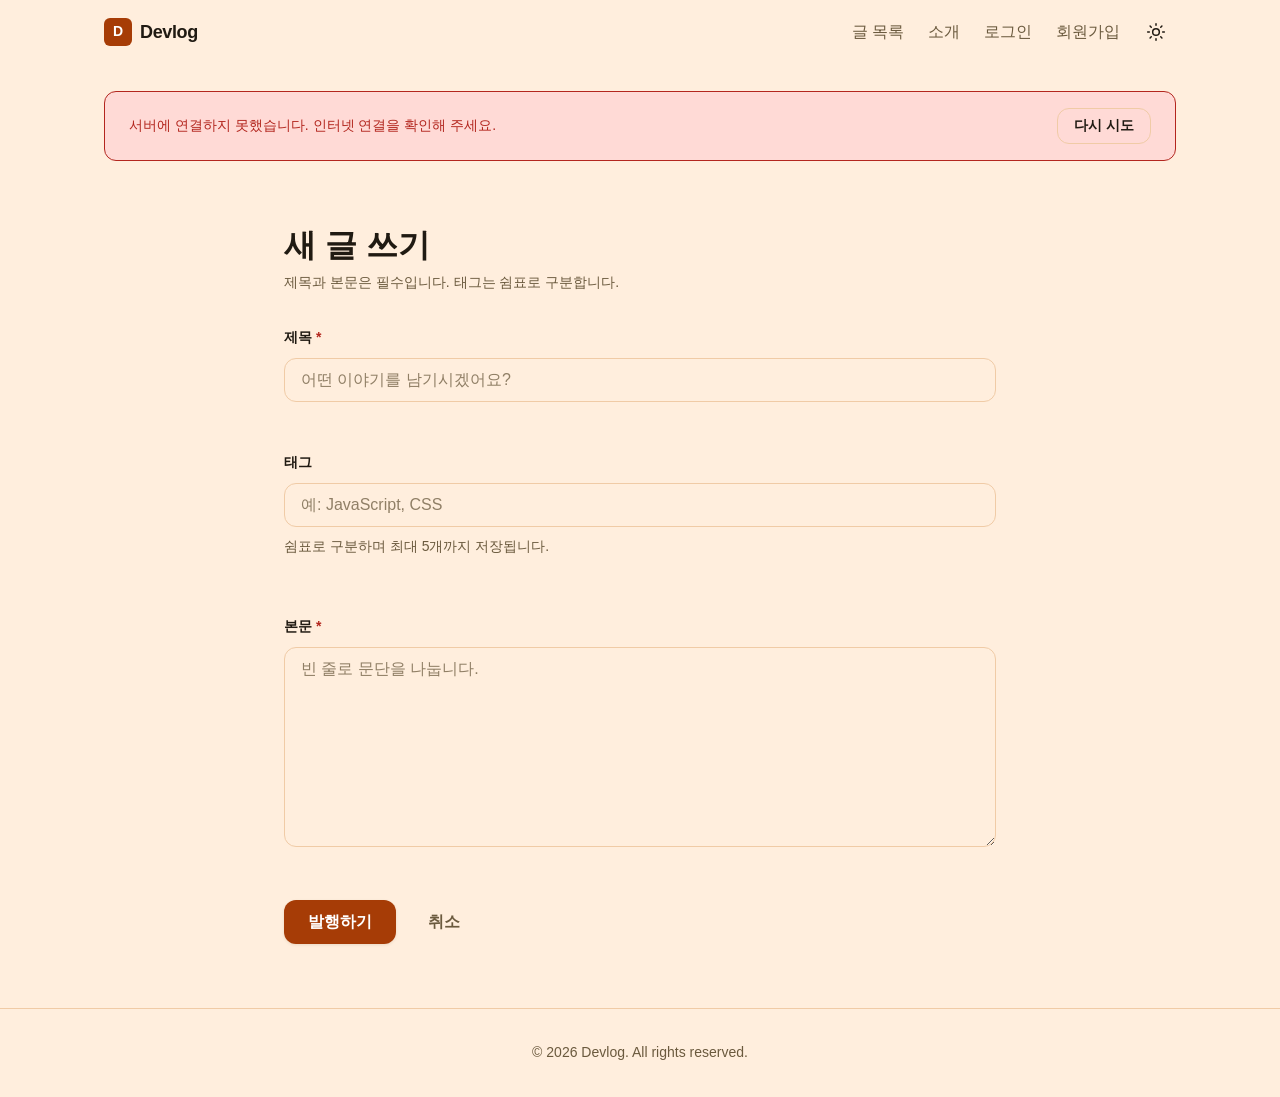
<file: write.html>
<!DOCTYPE html>
<html lang="ko" class="no-js" data-theme="light">
<head>
  <meta charset="UTF-8">
  <meta name="viewport" content="width=device-width, initial-scale=1.0">

  <title>글쓰기 | Devlog</title>
  <meta name="description" content="새 글을 작성하거나 이미 쓴 글을 수정합니다.">

  <!-- Open Graph -->
  <meta property="og:title" content="글쓰기 | Devlog">
  <meta property="og:description" content="새 글을 작성하거나 이미 쓴 글을 수정합니다.">
  <!-- TODO: assets/images/og-image.png (1200x630) 추가 필요 -->
  <meta property="og:image" content="assets/images/og-image.png">
  <meta property="og:type" content="website">

  <link rel="icon" href="assets/icons/favicon.svg">
  <link rel="stylesheet" href="css/reset.css">
  <link rel="stylesheet" href="css/variables.css">
  <link rel="stylesheet" href="css/style.css">

  <!-- 렌더 전에 테마와 로그인 상태를 확정한다 (화면 깜빡임 방지) -->
  <script>
    (function () {
      // JS가 동작하면 no-js를 뗀다 (JS 없이 열면 .reveal이 계속 숨는 것을 방지)
      document.documentElement.classList.remove('no-js');
      try {
        // 이 사이트의 기본 모습은 라이트다.
        // OS가 다크로 설정돼 있어도 따라가지 않고, 사용자가 토글로 고른 값만 존중한다.
        var saved = localStorage.getItem('theme');
        document.documentElement.dataset.theme = saved === 'dark' ? 'dark' : 'light';
      } catch (e) { /* localStorage 차단 환경 무시 */ }

      // 헤더 메뉴가 한 번 잘못 그려지는 것을 막는다.
      // 토큰이 있으면 일단 로그인으로 보고, 서버 응답이 오면 initAuthUI가 바로잡는다.
      var authed = false;
      try {
        authed = !!localStorage.getItem('blog:token');
      } catch (e) { /* 무시 */ }
      document.documentElement.classList.add(authed ? 'is-auth' : 'is-guest');
    })();
  </script>
</head>
<body>
  <a class="skip-link" href="#main">본문 바로가기</a>

  <!-- ========== Header (7개 페이지 공통 — 수정 시 모두 반영할 것) ========== -->
  <header class="header" id="header">
    <div class="container header__inner">
      <a class="brand" href="index.html">
        <span class="brand__mark" aria-hidden="true">D</span>
        <span>Devlog</span>
      </a>

      <nav class="nav" id="nav" aria-label="주요 메뉴">
        <ul class="nav__list">
          <li>
            <a class="nav__link" href="index.html" data-match="index.html post.html">글 목록</a>
          </li>
          <li><a class="nav__link" href="about.html">소개</a></li>
          <li data-auth="in"><a class="nav__link" href="write.html">글쓰기</a></li>
          <li data-auth="in"><a class="nav__link" href="profile.html">프로필</a></li>
          <li data-auth="out"><a class="nav__link" href="login.html">로그인</a></li>
          <li data-auth="out"><a class="nav__link" href="signup.html">회원가입</a></li>
          <li data-auth="in">
            <button class="nav__button" type="button" id="logout-btn">로그아웃</button>
          </li>
        </ul>
      </nav>

      <div class="header__actions">
        <button class="icon-btn" id="theme-toggle" type="button"
                aria-label="다크 모드 전환" aria-pressed="false">
          <svg class="icon icon--sun" viewBox="0 0 24 24" aria-hidden="true">
            <circle cx="12" cy="12" r="4"></circle>
            <path d="M12 2v2M12 20v2M4.9 4.9l1.4 1.4M17.7 17.7l1.4 1.4M2 12h2M20 12h2M4.9 19.1l1.4-1.4M17.7 6.3l1.4-1.4"></path>
          </svg>
          <svg class="icon icon--moon" viewBox="0 0 24 24" aria-hidden="true">
            <path d="M21 12.8A9 9 0 1 1 11.2 3a7 7 0 0 0 9.8 9.8z"></path>
          </svg>
        </button>

        <button class="icon-btn nav-toggle" id="nav-toggle" type="button"
                aria-label="메뉴 열기" aria-expanded="false" aria-controls="nav">
          <span class="nav-toggle__bar"></span>
          <span class="nav-toggle__bar"></span>
          <span class="nav-toggle__bar"></span>
        </button>
      </div>
    </div>
  </header>

  <!-- 서버에서 데이터를 받아오는 동안 헤더 아래에 얇은 막대가 흐른다 -->
  <div class="loading-bar" id="loading-bar" aria-hidden="true"></div>

  <main id="main">
    <!-- 통신 실패 안내 (js/main.js가 채운다) -->
    <div class="container" id="app-status" hidden>
      <div class="app-status" role="alert">
        <p class="app-status__text" id="app-status-text"></p>
        <button class="btn btn--outline btn--sm" id="app-retry" type="button">다시 시도</button>
      </div>
    </div>


    <section class="section section--page">
      <div class="container container--narrow">
        <h1 class="page-head__title" id="write-heading">새 글 쓰기</h1>
        <p class="page-head__desc">제목과 본문은 필수입니다. 태그는 쉼표로 구분합니다.</p>

        <form class="form mt-5" id="write-form" novalidate>
          <p class="alert" role="alert" hidden></p>

          <div class="field">
            <div class="field__head">
              <label class="field__label" for="write-title">
                제목 <span class="required" aria-hidden="true">*</span>
              </label>
              <span class="field__count" id="title-count"></span>
            </div>
            <input class="field__input" id="write-title" name="title" type="text"
                   maxlength="80" placeholder="어떤 이야기를 남기시겠어요?"
                   required aria-invalid="false">
            <p class="field__error" aria-live="polite"></p>
          </div>

          <div class="field">
            <label class="field__label" for="write-tags">태그</label>
            <input class="field__input" id="write-tags" name="tags" type="text"
                   placeholder="예: JavaScript, CSS" autocomplete="off">
            <p class="field__hint">쉼표로 구분하며 최대 5개까지 저장됩니다.</p>
            <ul class="tags" id="tag-preview"></ul>
            <p class="field__error" aria-live="polite"></p>
          </div>

          <div class="field">
            <div class="field__head">
              <label class="field__label" for="write-content">
                본문 <span class="required" aria-hidden="true">*</span>
              </label>
              <span class="field__count" id="content-count"></span>
            </div>
            <textarea class="field__textarea" id="write-content" name="content"
                      placeholder="빈 줄로 문단을 나눕니다."
                      required aria-invalid="false"></textarea>
            <p class="field__error" aria-live="polite"></p>
          </div>

          <div class="form__actions">
            <button class="btn btn--primary" id="write-submit" type="submit">발행하기</button>
            <a class="btn btn--ghost" id="write-cancel" href="index.html">취소</a>
          </div>
        </form>
      </div>
    </section>
  </main>

  <footer class="footer">
    <div class="container">
      <p class="footer__text">&copy; <span id="year">2026</span> Devlog. All rights reserved.</p>
    </div>
  </footer>

  <script src="js/config.js"></script>
  <script src="js/store.js"></script>
  <script src="js/theme.js"></script>
  <script src="js/nav.js"></script>
  <script src="js/auth.js"></script>
  <script src="js/write.js"></script>
  <script src="js/main.js"></script>
</body>
</html>
</file>
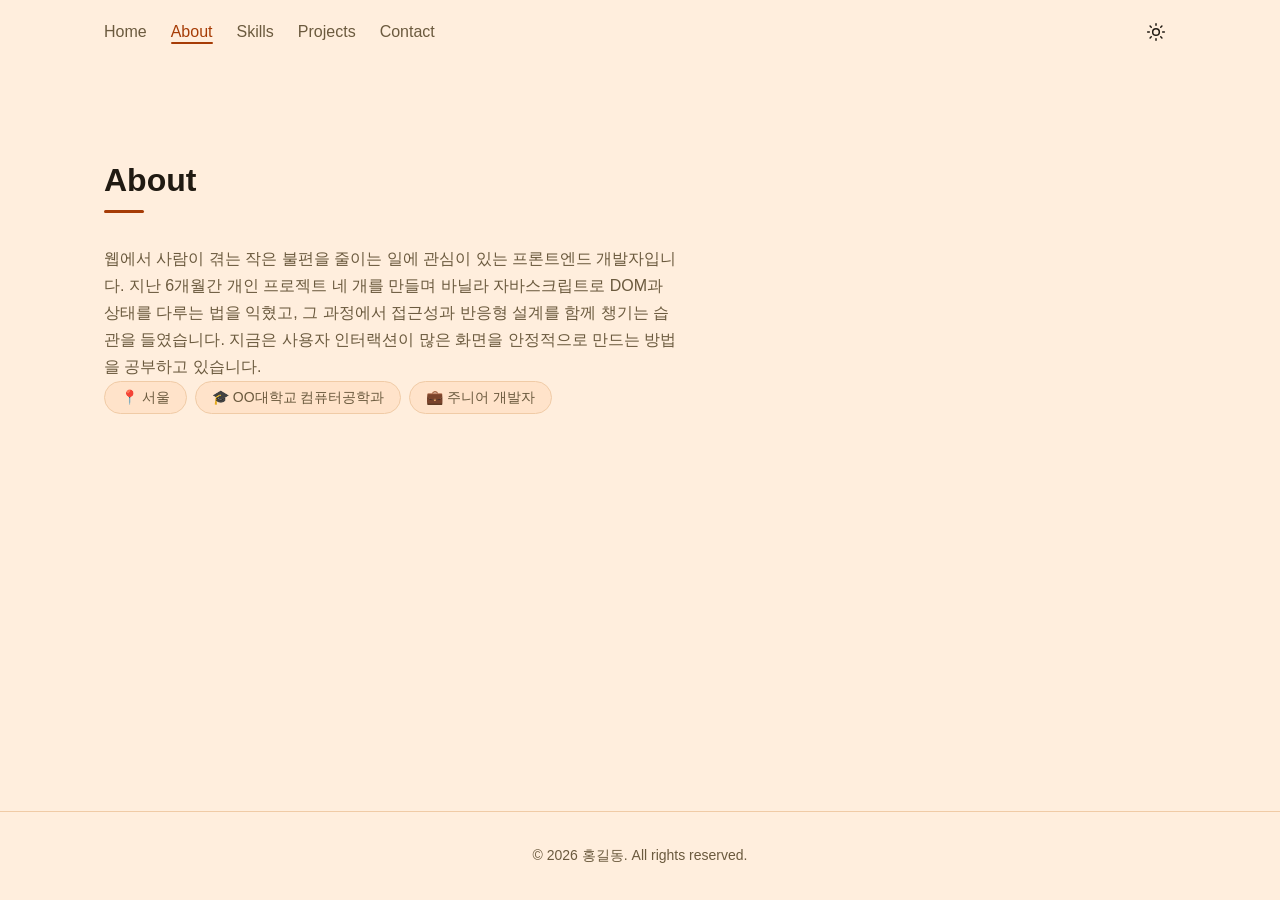
<file: frontend/about.html>
<!DOCTYPE html>
<html lang="ko" class="no-js" data-theme="light">
<head>
  <meta charset="UTF-8">
  <meta name="viewport" content="width=device-width, initial-scale=1.0">

  <title>About | 홍길동</title>
  <meta name="description" content="프론트엔드 개발자 홍길동의 소개입니다.">

  <meta property="og:title" content="About | 홍길동">
  <meta property="og:description" content="프론트엔드 개발자 홍길동의 소개입니다.">
  <meta property="og:image" content="assets/images/og-image.png">
  <meta property="og:type" content="website">

  <link rel="icon" href="assets/icons/favicon.svg">
  <link rel="stylesheet" href="css/reset.css">
  <link rel="stylesheet" href="css/variables.css">
  <link rel="stylesheet" href="css/style.css">

  <script>
    (function () {
      document.documentElement.classList.remove('no-js');
      try {
        var saved = localStorage.getItem('theme');
        document.documentElement.dataset.theme = saved === 'dark' ? 'dark' : 'light';
      } catch (e) { /* localStorage 차단 환경 무시 */ }
    })();
  </script>
</head>
<body>
  <a class="skip-link" href="#main">본문 바로가기</a>

  <!-- ========== Header (5개 페이지 공통 — 수정 시 모두 반영할 것) ========== -->
  <header class="header" id="header">
    <div class="container header__inner">
      <nav class="nav" id="nav" aria-label="주요 메뉴">
        <ul class="nav__list">
          <li><a class="nav__link" href="index.html">Home</a></li>
          <li><a class="nav__link" href="about.html">About</a></li>
          <li><a class="nav__link" href="skills.html">Skills</a></li>
          <li><a class="nav__link" href="projects.html">Projects</a></li>
          <li><a class="nav__link" href="contact.html">Contact</a></li>
        </ul>
      </nav>

      <div class="header__actions">
        <button class="icon-btn" id="theme-toggle" type="button"
                aria-label="다크 모드 전환" aria-pressed="false">
          <svg class="icon icon--sun" viewBox="0 0 24 24" aria-hidden="true">
            <circle cx="12" cy="12" r="4"></circle>
            <path d="M12 2v2M12 20v2M4.9 4.9l1.4 1.4M17.7 17.7l1.4 1.4M2 12h2M20 12h2M4.9 19.1l1.4-1.4M17.7 6.3l1.4-1.4"></path>
          </svg>
          <svg class="icon icon--moon" viewBox="0 0 24 24" aria-hidden="true">
            <path d="M21 12.8A9 9 0 1 1 11.2 3a7 7 0 0 0 9.8 9.8z"></path>
          </svg>
        </button>

        <button class="icon-btn nav-toggle" id="nav-toggle" type="button"
                aria-label="메뉴 열기" aria-expanded="false" aria-controls="nav">
          <span class="nav-toggle__bar"></span>
          <span class="nav-toggle__bar"></span>
          <span class="nav-toggle__bar"></span>
        </button>
      </div>
    </div>
  </header>

  <main id="main">
    <section class="section section--page reveal" id="about">
      <div class="container">
        <h1 class="section__title">About</h1>

        <div class="about">
          <!-- TODO(06-content.md): 자기소개 2~4문장 -->
          <p class="about__text">
            웹에서 사람이 겪는 작은 불편을 줄이는 일에 관심이 있는 프론트엔드 개발자입니다.
            지난 6개월간 개인 프로젝트 네 개를 만들며 바닐라 자바스크립트로 DOM과 상태를 다루는 법을 익혔고,
            그 과정에서 접근성과 반응형 설계를 함께 챙기는 습관을 들였습니다.
            지금은 사용자 인터랙션이 많은 화면을 안정적으로 만드는 방법을 공부하고 있습니다.
          </p>

          <ul class="about__badges">
            <li class="badge">📍 서울</li>
            <li class="badge">🎓 OO대학교 컴퓨터공학과</li>
            <li class="badge">💼 주니어 개발자</li>
          </ul>
        </div>
      </div>
    </section>
  </main>

  <footer class="footer">
    <div class="container">
      <p class="footer__text">© <span id="year">2026</span> 홍길동. All rights reserved.</p>
    </div>
  </footer>

  <script src="js/theme.js"></script>
  <script src="js/nav.js"></script>
  <script src="js/main.js"></script>
</body>
</html>
</file>
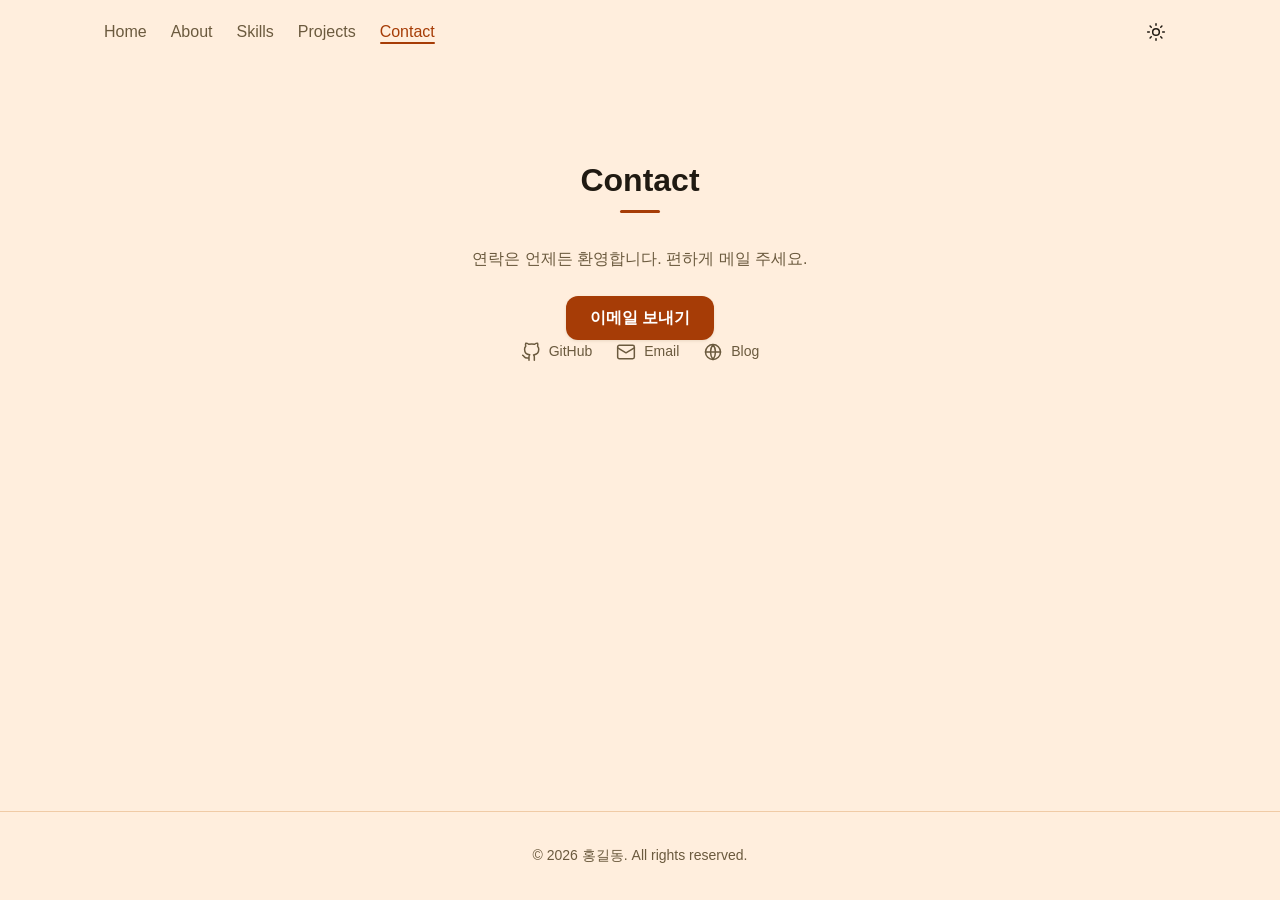
<file: frontend/contact.html>
<!DOCTYPE html>
<html lang="ko" class="no-js" data-theme="light">
<head>
  <meta charset="UTF-8">
  <meta name="viewport" content="width=device-width, initial-scale=1.0">

  <title>Contact | 홍길동</title>
  <meta name="description" content="프론트엔드 개발자 홍길동에게 연락하는 방법입니다.">

  <meta property="og:title" content="Contact | 홍길동">
  <meta property="og:description" content="프론트엔드 개발자 홍길동에게 연락하는 방법입니다.">
  <meta property="og:image" content="assets/images/og-image.png">
  <meta property="og:type" content="website">

  <link rel="icon" href="assets/icons/favicon.svg">
  <link rel="stylesheet" href="css/reset.css">
  <link rel="stylesheet" href="css/variables.css">
  <link rel="stylesheet" href="css/style.css">

  <script>
    (function () {
      document.documentElement.classList.remove('no-js');
      try {
        var saved = localStorage.getItem('theme');
        document.documentElement.dataset.theme = saved === 'dark' ? 'dark' : 'light';
      } catch (e) { /* localStorage 차단 환경 무시 */ }
    })();
  </script>
</head>
<body>
  <a class="skip-link" href="#main">본문 바로가기</a>

  <!-- ========== Header (5개 페이지 공통 — 수정 시 모두 반영할 것) ========== -->
  <header class="header" id="header">
    <div class="container header__inner">
      <nav class="nav" id="nav" aria-label="주요 메뉴">
        <ul class="nav__list">
          <li><a class="nav__link" href="index.html">Home</a></li>
          <li><a class="nav__link" href="about.html">About</a></li>
          <li><a class="nav__link" href="skills.html">Skills</a></li>
          <li><a class="nav__link" href="projects.html">Projects</a></li>
          <li><a class="nav__link" href="contact.html">Contact</a></li>
        </ul>
      </nav>

      <div class="header__actions">
        <button class="icon-btn" id="theme-toggle" type="button"
                aria-label="다크 모드 전환" aria-pressed="false">
          <svg class="icon icon--sun" viewBox="0 0 24 24" aria-hidden="true">
            <circle cx="12" cy="12" r="4"></circle>
            <path d="M12 2v2M12 20v2M4.9 4.9l1.4 1.4M17.7 17.7l1.4 1.4M2 12h2M20 12h2M4.9 19.1l1.4-1.4M17.7 6.3l1.4-1.4"></path>
          </svg>
          <svg class="icon icon--moon" viewBox="0 0 24 24" aria-hidden="true">
            <path d="M21 12.8A9 9 0 1 1 11.2 3a7 7 0 0 0 9.8 9.8z"></path>
          </svg>
        </button>

        <button class="icon-btn nav-toggle" id="nav-toggle" type="button"
                aria-label="메뉴 열기" aria-expanded="false" aria-controls="nav">
          <span class="nav-toggle__bar"></span>
          <span class="nav-toggle__bar"></span>
          <span class="nav-toggle__bar"></span>
        </button>
      </div>
    </div>
  </header>

  <main id="main">
    <section class="section section--page reveal" id="contact">
      <div class="container contact">
        <h1 class="section__title">Contact</h1>

        <p class="contact__text">연락은 언제든 환영합니다. 편하게 메일 주세요.</p>

        <!-- TODO(06-content.md): 이메일 주소 확인 -->
        <a class="btn btn--primary" href="mailto:chosimero@gmail.com">이메일 보내기</a>

        <ul class="socials">
          <li>
            <!-- TODO(06-content.md): GitHub 주소 -->
            <a class="socials__link" href="https://github.com/username"
               target="_blank" rel="noopener noreferrer" aria-label="GitHub">
              <svg class="icon" viewBox="0 0 24 24" aria-hidden="true">
                <path d="M9 19c-5 1.5-5-2.5-7-3m14 6v-3.9a3.4 3.4 0 0 0-.9-2.6c3-.3 6.2-1.5 6.2-6.7A5.2 5.2 0 0 0 19.9 5a4.9 4.9 0 0 0-.1-3.6s-1.1-.3-3.7 1.4a12.6 12.6 0 0 0-6.6 0C6.9 1.1 5.8 1.4 5.8 1.4A4.9 4.9 0 0 0 5.7 5a5.2 5.2 0 0 0-1.4 3.6c0 5.2 3.2 6.4 6.2 6.7a3.4 3.4 0 0 0-.9 2.6V22"></path>
              </svg>
              <span>GitHub</span>
            </a>
          </li>
          <li>
            <a class="socials__link" href="mailto:chosimero@gmail.com" aria-label="이메일">
              <svg class="icon" viewBox="0 0 24 24" aria-hidden="true">
                <rect x="2" y="4" width="20" height="16" rx="2"></rect>
                <path d="m2 7 10 6 10-6"></path>
              </svg>
              <span>Email</span>
            </a>
          </li>
          <li>
            <!-- TODO(06-content.md): 블로그가 없으면 이 항목을 삭제 -->
            <a class="socials__link" href="https://example.com"
               target="_blank" rel="noopener noreferrer" aria-label="블로그">
              <svg class="icon" viewBox="0 0 24 24" aria-hidden="true">
                <circle cx="12" cy="12" r="9"></circle>
                <path d="M3 12h18M12 3a15 15 0 0 1 0 18 15 15 0 0 1 0-18z"></path>
              </svg>
              <span>Blog</span>
            </a>
          </li>
        </ul>
      </div>
    </section>
  </main>

  <footer class="footer">
    <div class="container">
      <p class="footer__text">© <span id="year">2026</span> 홍길동. All rights reserved.</p>
    </div>
  </footer>

  <script src="js/theme.js"></script>
  <script src="js/nav.js"></script>
  <script src="js/main.js"></script>
</body>
</html>
</file>
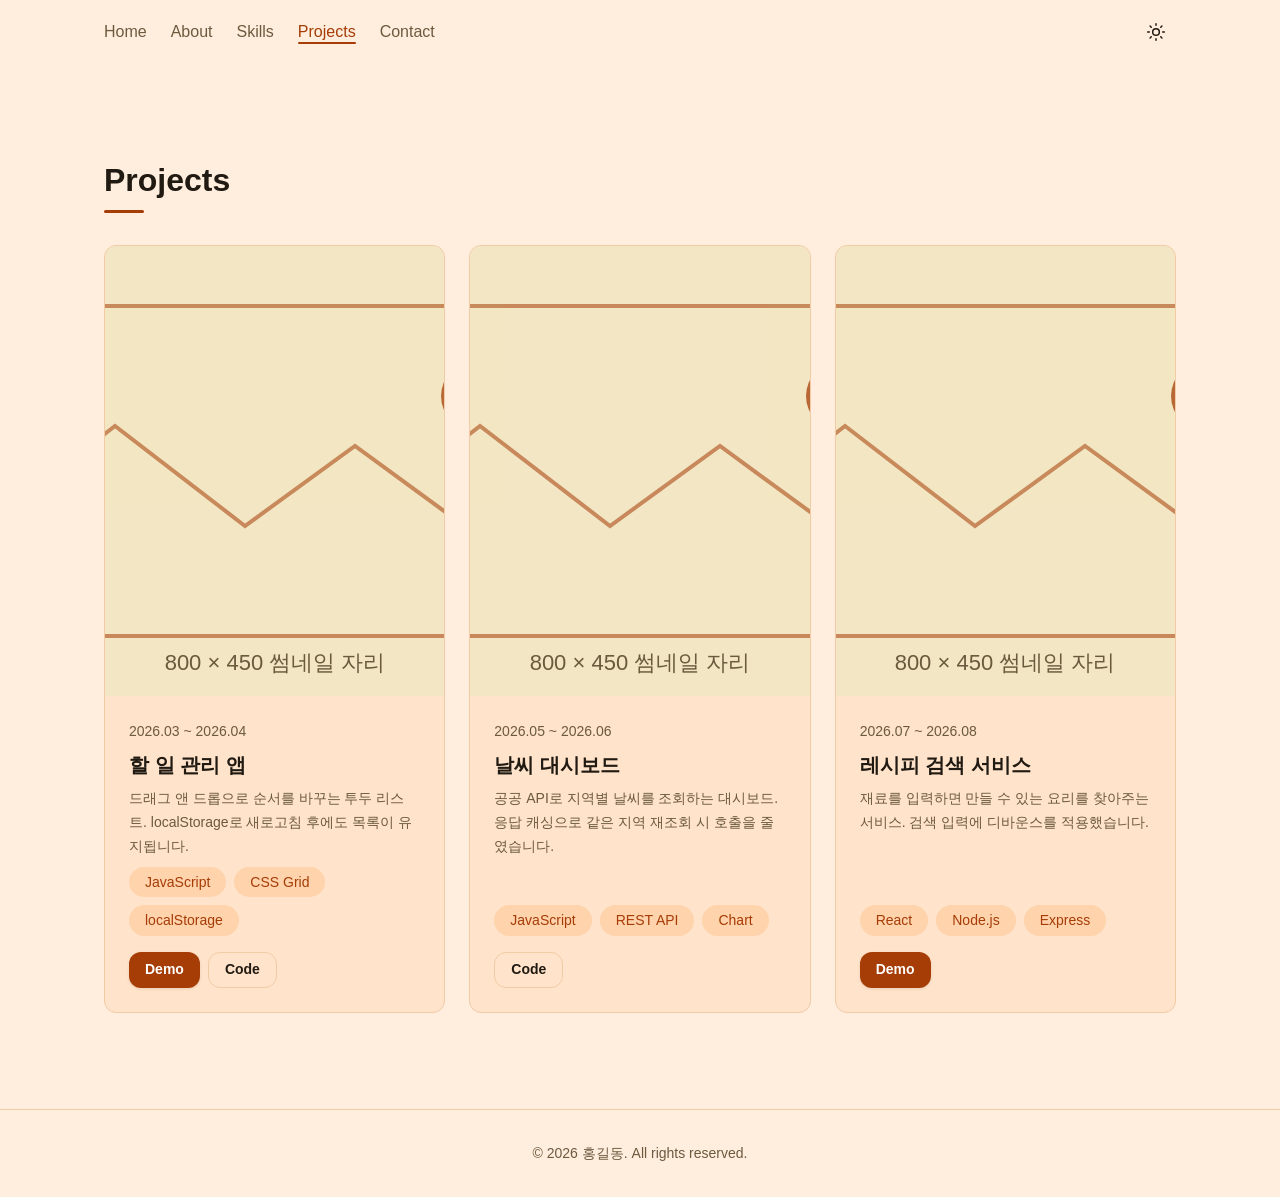
<file: frontend/projects.html>
<!DOCTYPE html>
<html lang="ko" class="no-js" data-theme="light">
<head>
  <meta charset="UTF-8">
  <meta name="viewport" content="width=device-width, initial-scale=1.0">

  <title>Projects | 홍길동</title>
  <meta name="description" content="프론트엔드 개발자 홍길동이 만든 프로젝트 목록입니다.">

  <meta property="og:title" content="Projects | 홍길동">
  <meta property="og:description" content="프론트엔드 개발자 홍길동이 만든 프로젝트 목록입니다.">
  <meta property="og:image" content="assets/images/og-image.png">
  <meta property="og:type" content="website">

  <link rel="icon" href="assets/icons/favicon.svg">
  <link rel="stylesheet" href="css/reset.css">
  <link rel="stylesheet" href="css/variables.css">
  <link rel="stylesheet" href="css/style.css">

  <script>
    (function () {
      document.documentElement.classList.remove('no-js');
      try {
        var saved = localStorage.getItem('theme');
        document.documentElement.dataset.theme = saved === 'dark' ? 'dark' : 'light';
      } catch (e) { /* localStorage 차단 환경 무시 */ }
    })();
  </script>
</head>
<body>
  <a class="skip-link" href="#main">본문 바로가기</a>

  <!-- ========== Header (5개 페이지 공통 — 수정 시 모두 반영할 것) ========== -->
  <header class="header" id="header">
    <div class="container header__inner">
      <nav class="nav" id="nav" aria-label="주요 메뉴">
        <ul class="nav__list">
          <li><a class="nav__link" href="index.html">Home</a></li>
          <li><a class="nav__link" href="about.html">About</a></li>
          <li><a class="nav__link" href="skills.html">Skills</a></li>
          <li><a class="nav__link" href="projects.html">Projects</a></li>
          <li><a class="nav__link" href="contact.html">Contact</a></li>
        </ul>
      </nav>

      <div class="header__actions">
        <button class="icon-btn" id="theme-toggle" type="button"
                aria-label="다크 모드 전환" aria-pressed="false">
          <svg class="icon icon--sun" viewBox="0 0 24 24" aria-hidden="true">
            <circle cx="12" cy="12" r="4"></circle>
            <path d="M12 2v2M12 20v2M4.9 4.9l1.4 1.4M17.7 17.7l1.4 1.4M2 12h2M20 12h2M4.9 19.1l1.4-1.4M17.7 6.3l1.4-1.4"></path>
          </svg>
          <svg class="icon icon--moon" viewBox="0 0 24 24" aria-hidden="true">
            <path d="M21 12.8A9 9 0 1 1 11.2 3a7 7 0 0 0 9.8 9.8z"></path>
          </svg>
        </button>

        <button class="icon-btn nav-toggle" id="nav-toggle" type="button"
                aria-label="메뉴 열기" aria-expanded="false" aria-controls="nav">
          <span class="nav-toggle__bar"></span>
          <span class="nav-toggle__bar"></span>
          <span class="nav-toggle__bar"></span>
        </button>
      </div>
    </div>
  </header>

  <main id="main">
    <section class="section section--page reveal" id="projects">
      <div class="container">
        <h1 class="section__title">Projects</h1>
        <!-- 카드는 js/projects.js가 PROJECTS 배열을 읽어 생성한다 -->
        <ul class="projects" id="project-list"></ul>
      </div>
    </section>
  </main>

  <footer class="footer">
    <div class="container">
      <p class="footer__text">© <span id="year">2026</span> 홍길동. All rights reserved.</p>
    </div>
  </footer>

  <script src="js/theme.js"></script>
  <script src="js/nav.js"></script>
  <script src="js/projects.js"></script>
  <script src="js/main.js"></script>
</body>
</html>
</file>
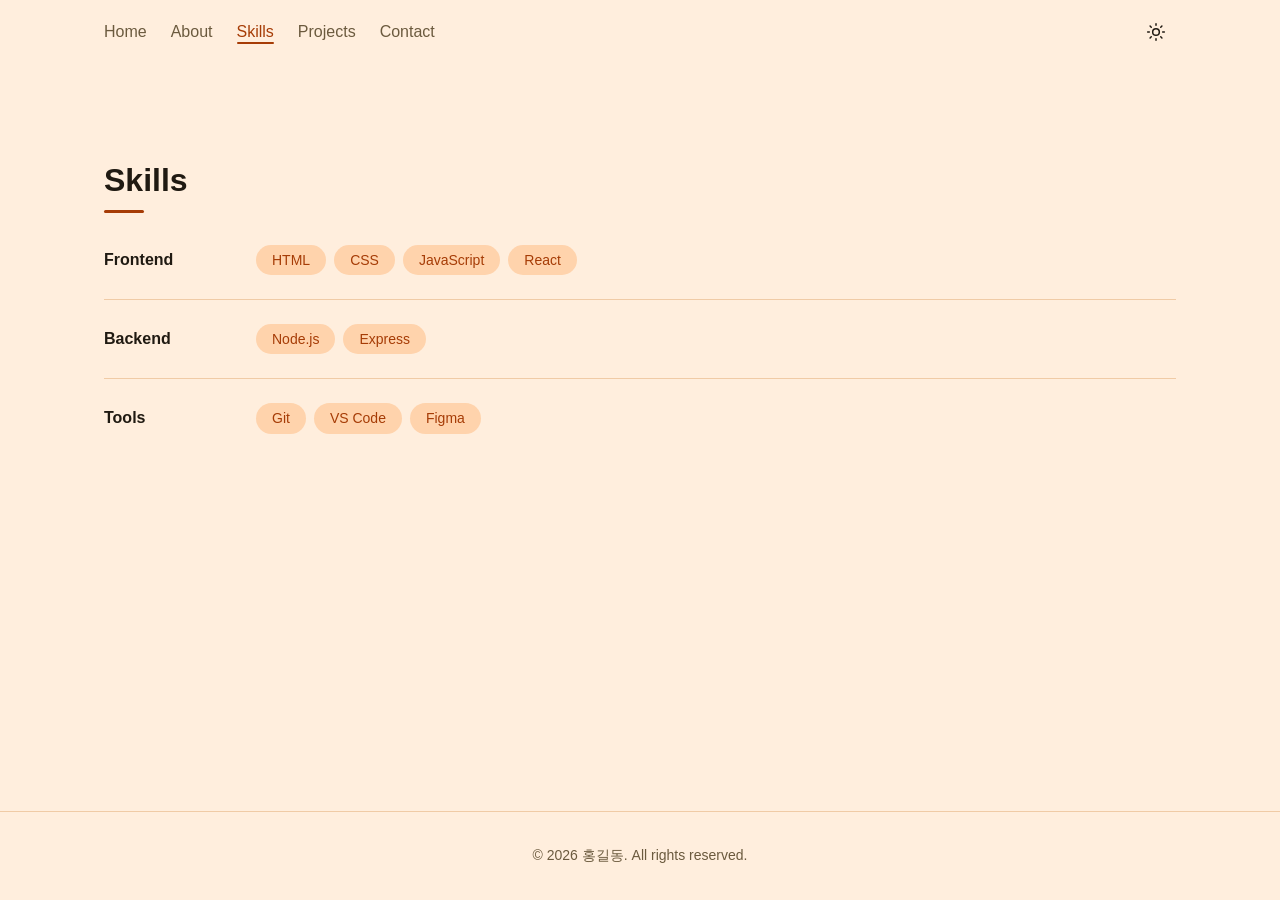
<file: frontend/skills.html>
<!DOCTYPE html>
<html lang="ko" class="no-js" data-theme="light">
<head>
  <meta charset="UTF-8">
  <meta name="viewport" content="width=device-width, initial-scale=1.0">

  <title>Skills | 홍길동</title>
  <meta name="description" content="프론트엔드 개발자 홍길동이 다루는 기술 스택입니다.">

  <meta property="og:title" content="Skills | 홍길동">
  <meta property="og:description" content="프론트엔드 개발자 홍길동이 다루는 기술 스택입니다.">
  <meta property="og:image" content="assets/images/og-image.png">
  <meta property="og:type" content="website">

  <link rel="icon" href="assets/icons/favicon.svg">
  <link rel="stylesheet" href="css/reset.css">
  <link rel="stylesheet" href="css/variables.css">
  <link rel="stylesheet" href="css/style.css">

  <script>
    (function () {
      document.documentElement.classList.remove('no-js');
      try {
        var saved = localStorage.getItem('theme');
        document.documentElement.dataset.theme = saved === 'dark' ? 'dark' : 'light';
      } catch (e) { /* localStorage 차단 환경 무시 */ }
    })();
  </script>
</head>
<body>
  <a class="skip-link" href="#main">본문 바로가기</a>

  <!-- ========== Header (5개 페이지 공통 — 수정 시 모두 반영할 것) ========== -->
  <header class="header" id="header">
    <div class="container header__inner">
      <nav class="nav" id="nav" aria-label="주요 메뉴">
        <ul class="nav__list">
          <li><a class="nav__link" href="index.html">Home</a></li>
          <li><a class="nav__link" href="about.html">About</a></li>
          <li><a class="nav__link" href="skills.html">Skills</a></li>
          <li><a class="nav__link" href="projects.html">Projects</a></li>
          <li><a class="nav__link" href="contact.html">Contact</a></li>
        </ul>
      </nav>

      <div class="header__actions">
        <button class="icon-btn" id="theme-toggle" type="button"
                aria-label="다크 모드 전환" aria-pressed="false">
          <svg class="icon icon--sun" viewBox="0 0 24 24" aria-hidden="true">
            <circle cx="12" cy="12" r="4"></circle>
            <path d="M12 2v2M12 20v2M4.9 4.9l1.4 1.4M17.7 17.7l1.4 1.4M2 12h2M20 12h2M4.9 19.1l1.4-1.4M17.7 6.3l1.4-1.4"></path>
          </svg>
          <svg class="icon icon--moon" viewBox="0 0 24 24" aria-hidden="true">
            <path d="M21 12.8A9 9 0 1 1 11.2 3a7 7 0 0 0 9.8 9.8z"></path>
          </svg>
        </button>

        <button class="icon-btn nav-toggle" id="nav-toggle" type="button"
                aria-label="메뉴 열기" aria-expanded="false" aria-controls="nav">
          <span class="nav-toggle__bar"></span>
          <span class="nav-toggle__bar"></span>
          <span class="nav-toggle__bar"></span>
        </button>
      </div>
    </div>
  </header>

  <main id="main">
    <section class="section section--page reveal" id="skills">
      <div class="container">
        <h1 class="section__title">Skills</h1>

        <!-- TODO(06-content.md): 실제로 설명할 수 있는 기술만 남길 것 -->
        <dl class="skills">
          <div class="skills__row">
            <dt class="skills__category">Frontend</dt>
            <dd class="skills__items">
              <ul class="tags">
                <li class="tag">HTML</li>
                <li class="tag">CSS</li>
                <li class="tag">JavaScript</li>
                <li class="tag">React</li>
              </ul>
            </dd>
          </div>
          <div class="skills__row">
            <dt class="skills__category">Backend</dt>
            <dd class="skills__items">
              <ul class="tags">
                <li class="tag">Node.js</li>
                <li class="tag">Express</li>
              </ul>
            </dd>
          </div>
          <div class="skills__row">
            <dt class="skills__category">Tools</dt>
            <dd class="skills__items">
              <ul class="tags">
                <li class="tag">Git</li>
                <li class="tag">VS Code</li>
                <li class="tag">Figma</li>
              </ul>
            </dd>
          </div>
        </dl>
      </div>
    </section>
  </main>

  <footer class="footer">
    <div class="container">
      <p class="footer__text">© <span id="year">2026</span> 홍길동. All rights reserved.</p>
    </div>
  </footer>

  <script src="js/theme.js"></script>
  <script src="js/nav.js"></script>
  <script src="js/main.js"></script>
</body>
</html>
</file>
<file: css/variables.css>
/* ============================================
   variables.css — 디자인 토큰 (docs/03-style-guide.md)
   색상은 라이트 값을 :root에 전부 선언하고,
   다크에서는 재정의만 한다.
   ============================================ */

:root {
  /* --- 색상: 라이트 (옅은 오렌지 배경 / 블랙·오렌지 텍스트) ---
     괄호 안은 --color-bg(#ffeedd) 위에서의 대비비.
     본문 기준 4.5:1, 큰 글자 3:1을 넘도록 골랐다. */
  --color-bg: #ffeedd;          /* 옅은 오렌지 — 페이지 배경 */
  --color-surface: #ffe3ca;     /* 한 톤 진한 오렌지 — 카드·교차 섹션 */
  --color-border: #f0cba6;      /* 따뜻한 오렌지탄색 테두리 */
  --color-text: #201a12;        /* 웜 블랙 (15.2:1) */
  --color-text-muted: #6b5a3e;  /* 웜 브라운 — 보조 텍스트 (5.9:1) */
  --color-primary: #a63c06;     /* 딥 오렌지 — 강조·링크 (5.7:1) */
  --color-primary-hover: #7f2d04;
  --color-primary-soft: #ffd3ac;/* 진한 살구색 — 태그·배지 배경(배경과 구분되게) */
  --color-on-primary: #ffffff;  /* 오렌지 버튼 위 글자 (6.4:1) */
  --color-danger: #b3261e;      /* 삭제·오류 (5.9:1) */
  --color-danger-soft: #ffdad6; /* 오류 안내 배경 */

  /* --- 타이포 --- */
  --font-sans: "Pretendard", -apple-system, BlinkMacSystemFont, "Segoe UI",
    "Malgun Gothic", "Apple SD Gothic Neo", sans-serif;
  --font-mono: "JetBrains Mono", Consolas, "D2Coding", monospace;

  --fs-title: clamp(1.75rem, 4vw, 2.5rem); /* 게시글 상세 제목 */
  --fs-h2: clamp(1.5rem, 3vw, 2rem);
  --fs-h3: 1.25rem;
  --fs-body: 1rem;
  --fs-sm: 0.875rem;

  /* --- 간격 (8px 배수) --- */
  --space-1: 4px;
  --space-2: 8px;
  --space-3: 16px;
  --space-4: 24px;
  --space-5: 32px;
  --space-6: 48px;
  --space-7: 64px;
  --space-8: 96px;

  /* --- 모양 --- */
  --radius-sm: 6px;
  --radius-md: 12px;
  --radius-full: 999px;

  /* 오렌지 배경에서 검정 그림자는 탁해 보이므로 갈색 계열로 쓴다 */
  --shadow-sm: 0 1px 3px rgba(94, 68, 20, 0.12);
  --shadow-md: 0 4px 16px rgba(94, 68, 20, 0.16);
  --shadow-lg: 0 12px 32px rgba(94, 68, 20, 0.22);

  --transition: 200ms ease;
  --container: 1120px;
  --header-h: 64px;
}

/* 다크 모드는 노랑 대신 웜 다크 배경 + 밝은 오렌지 강조로 맞춘다 */
[data-theme="dark"] {
  --color-bg: #1b1710;
  --color-surface: #241f16;
  --color-border: #3a3226;
  --color-text: #f7f1e3;
  --color-text-muted: #bdb097;
  --color-primary: #ff9147;     /* 어두운 배경 위 오렌지 (8.0:1) */
  --color-primary-hover: #ffab73;
  --color-primary-soft: #46301c;
  --color-on-primary: #1b1710;
  --color-danger: #ff8a80;      /* 어두운 배경 위 경고색 (8.3:1) */
  --color-danger-soft: #3d1f1c;

  --shadow-sm: 0 1px 3px rgba(0, 0, 0, 0.4);
  --shadow-md: 0 4px 16px rgba(0, 0, 0, 0.45);
  --shadow-lg: 0 12px 32px rgba(0, 0, 0, 0.55);
}
</file>
<file: css/style.css>
/* ============================================
   style.css
   순서: 베이스 → 레이아웃 → 컴포넌트 → 폼 → 페이지 → 유틸 → 미디어쿼리
   ============================================ */

/* ============ 1. 베이스 ============ */

html {
  scroll-behavior: smooth;
  scroll-padding-top: var(--header-h);
}

body {
  /* 내용이 짧은 페이지에서도 푸터가 화면 아래에 붙도록 */
  display: flex;
  flex-direction: column;
  min-height: 100vh;
  background-color: var(--color-bg);
  color: var(--color-text);
  font-family: var(--font-sans);
  font-size: var(--fs-body);
  line-height: 1.7;
  transition: background-color var(--transition), color var(--transition);
}

main {
  flex: 1 0 auto;
}

:focus-visible {
  outline: 2px solid var(--color-primary);
  outline-offset: 2px;
  border-radius: var(--radius-sm);
}

.icon {
  width: 20px;
  height: 20px;
  fill: none;
  stroke: currentColor;
  stroke-width: 1.8;
  stroke-linecap: round;
  stroke-linejoin: round;
}

/* ============ 2. 레이아웃 ============ */

.container {
  width: 100%;
  max-width: var(--container);
  margin-inline: auto;
  padding-inline: var(--space-3);
}

/* 글 상세·폼처럼 한 줄 길이가 중요한 화면은 더 좁게 */
.container--narrow {
  max-width: 760px;
}

.section {
  padding-block: var(--space-6);
}

.section--page {
  padding-block: var(--space-6) var(--space-8);
}

/* 섹션이 이어질 때 한 톤 진한 배경으로 번갈아 구분한다 */
.section--surface {
  background-color: var(--color-surface);
}

.section__title {
  font-size: var(--fs-h2);
  font-weight: 700;
  line-height: 1.3;
  margin-bottom: var(--space-5);
}

.section__title::after {
  content: "";
  display: block;
  width: 40px;
  height: 3px;
  margin-top: var(--space-2);
  background-color: var(--color-primary);
  border-radius: var(--radius-full);
}

/* 페이지 머리말: 제목 + 설명 + (오른쪽) 버튼 */
.page-head {
  display: flex;
  flex-wrap: wrap;
  align-items: flex-end;
  justify-content: space-between;
  gap: var(--space-3);
  margin-bottom: var(--space-5);
}

.page-head__title {
  font-size: var(--fs-h2);
  font-weight: 700;
  line-height: 1.3;
}

.page-head__desc {
  margin-top: var(--space-1);
  font-size: var(--fs-sm);
  color: var(--color-text-muted);
}

/* ============ 3. 컴포넌트 ============ */

/* --- 건너뛰기 링크 --- */
.skip-link {
  position: absolute;
  left: var(--space-3);
  top: -60px;
  z-index: 200;
  padding: var(--space-2) var(--space-3);
  background-color: var(--color-primary);
  color: var(--color-on-primary);
  border-radius: var(--radius-sm);
  transition: top var(--transition);
}

.skip-link:focus {
  top: var(--space-3);
}

/* --- 버튼 --- */
.btn {
  display: inline-flex;
  align-items: center;
  justify-content: center;
  gap: var(--space-2);
  min-height: 44px;
  padding: 0 var(--space-4);
  border-radius: var(--radius-md);
  font-size: var(--fs-body);
  font-weight: 600;
  white-space: nowrap;
  transition: background-color var(--transition), border-color var(--transition),
    color var(--transition), transform var(--transition), box-shadow var(--transition);
}

.btn--primary {
  background-color: var(--color-primary);
  color: var(--color-on-primary);
  box-shadow: var(--shadow-sm);
}

.btn--primary:hover {
  background-color: var(--color-primary-hover);
  transform: translateY(-1px);
  box-shadow: var(--shadow-md);
}

.btn--outline {
  border: 1px solid var(--color-border);
  color: var(--color-text);
}

.btn--outline:hover {
  border-color: var(--color-primary);
  color: var(--color-primary);
  transform: translateY(-1px);
}

.btn--ghost {
  color: var(--color-text-muted);
}

.btn--ghost:hover {
  background-color: var(--color-primary-soft);
  color: var(--color-primary);
}

/* 삭제처럼 되돌릴 수 없는 동작 */
.btn--danger {
  border: 1px solid var(--color-danger);
  color: var(--color-danger);
}

.btn--danger:hover {
  background-color: var(--color-danger);
  color: var(--color-on-primary);
}

.btn--sm {
  min-height: 36px;
  padding: 0 var(--space-3);
  font-size: var(--fs-sm);
}

.btn--block {
  width: 100%;
}

/* 서버 응답을 기다리는 동안 잠긴 버튼 */
.btn:disabled {
  opacity: 0.55;
  cursor: not-allowed;
  transform: none;
  box-shadow: none;
}

/* --- 아이콘 버튼 --- */
.icon-btn {
  display: inline-flex;
  align-items: center;
  justify-content: center;
  width: 40px;
  height: 40px;
  border-radius: var(--radius-md);
  color: var(--color-text);
  transition: background-color var(--transition), color var(--transition);
}

.icon-btn:hover {
  background-color: var(--color-primary-soft);
  color: var(--color-primary);
}

/* 테마에 따라 해/달 아이콘 하나만 보인다 */
.icon--moon { display: none; }
[data-theme="dark"] .icon--sun { display: none; }
[data-theme="dark"] .icon--moon { display: block; }

/* --- 태그 --- */
.tags {
  display: flex;
  flex-wrap: wrap;
  gap: var(--space-2);
}

.tag {
  display: inline-block;
  padding: var(--space-1) var(--space-3);
  background-color: var(--color-primary-soft);
  color: var(--color-primary);
  border-radius: var(--radius-full);
  font-size: var(--fs-sm);
  font-weight: 500;
  line-height: 1.6;
}

a.tag:hover,
.tag--btn:hover {
  background-color: var(--color-primary);
  color: var(--color-on-primary);
}

.tag--btn {
  cursor: pointer;
  transition: background-color var(--transition), color var(--transition);
}

/* --- 필터 칩 --- */
.chips {
  display: flex;
  flex-wrap: wrap;
  gap: var(--space-2);
}

.chip {
  padding: var(--space-1) var(--space-3);
  background-color: transparent;
  border: 1px solid var(--color-border);
  border-radius: var(--radius-full);
  font-size: var(--fs-sm);
  color: var(--color-text-muted);
  line-height: 1.6;
  transition: background-color var(--transition), border-color var(--transition),
    color var(--transition);
}

.chip:hover {
  border-color: var(--color-primary);
  color: var(--color-primary);
}

.chip--active {
  background-color: var(--color-primary);
  border-color: var(--color-primary);
  color: var(--color-on-primary);
}

/* --- 배지 --- */
.badge {
  padding: var(--space-1) var(--space-3);
  background-color: var(--color-surface);
  border: 1px solid var(--color-border);
  border-radius: var(--radius-full);
  font-size: var(--fs-sm);
  color: var(--color-text-muted);
}

/* --- 헤더 --- */
.header {
  position: sticky;
  top: 0;
  z-index: 100;
  background-color: var(--color-bg);
  transition: background-color var(--transition), box-shadow var(--transition);
}

.header.scrolled {
  background-color: color-mix(in srgb, var(--color-bg) 88%, transparent);
  backdrop-filter: blur(10px);
  box-shadow: var(--shadow-sm);
}

.header__inner {
  display: flex;
  align-items: center;
  gap: var(--space-3);
  height: var(--header-h);
}

.header__actions {
  display: flex;
  align-items: center;
  gap: var(--space-1);
  margin-left: auto;
}

/* --- 로고 --- */
.brand {
  display: inline-flex;
  align-items: center;
  gap: var(--space-2);
  font-size: 1.125rem;
  font-weight: 800;
  letter-spacing: -0.02em;
}

.brand__mark {
  display: inline-flex;
  align-items: center;
  justify-content: center;
  width: 28px;
  height: 28px;
  background-color: var(--color-primary);
  color: var(--color-on-primary);
  border-radius: var(--radius-sm);
  font-size: var(--fs-sm);
}

/* --- 네비게이션 (모바일: 오버레이) --- */
.nav {
  position: fixed;
  inset: var(--header-h) 0 0;
  display: flex;
  align-items: center;
  justify-content: center;
  background-color: var(--color-bg);
  opacity: 0;
  visibility: hidden;
  transform: translateY(-8px);
  transition: opacity var(--transition), transform var(--transition),
    visibility var(--transition);
}

.nav.open {
  opacity: 1;
  visibility: visible;
  transform: translateY(0);
}

.nav__list {
  display: flex;
  flex-direction: column;
  align-items: center;
  gap: var(--space-4);
}

.nav__link {
  position: relative;
  font-size: 1.25rem;
  font-weight: 500;
  color: var(--color-text-muted);
  transition: color var(--transition);
}

.nav__link:hover,
.nav__link.active {
  color: var(--color-primary);
}

/* 로그아웃처럼 링크가 아닌 항목 */
.nav__button {
  font-size: 1.25rem;
  font-weight: 500;
  color: var(--color-text-muted);
  transition: color var(--transition);
}

.nav__button:hover {
  color: var(--color-primary);
}

/* --- 햄버거 버튼 --- */
.nav-toggle__bar {
  display: block;
  width: 20px;
  height: 2px;
  background-color: currentColor;
  border-radius: var(--radius-full);
  transition: transform var(--transition), opacity var(--transition);
}

.nav-toggle__bar + .nav-toggle__bar {
  margin-top: 5px;
}

.nav-toggle[aria-expanded="true"] .nav-toggle__bar:nth-child(1) {
  transform: translateY(7px) rotate(45deg);
}

.nav-toggle[aria-expanded="true"] .nav-toggle__bar:nth-child(2) {
  opacity: 0;
}

.nav-toggle[aria-expanded="true"] .nav-toggle__bar:nth-child(3) {
  transform: translateY(-7px) rotate(-45deg);
}

/* --- 카드 --- */
.card {
  padding: var(--space-5);
  background-color: var(--color-surface);
  border: 1px solid var(--color-border);
  border-radius: var(--radius-md);
}

.card + .card {
  margin-top: var(--space-4);
}

.card__title {
  font-size: var(--fs-h3);
  font-weight: 700;
  margin-bottom: var(--space-2);
}

.card__desc {
  margin-bottom: var(--space-4);
  font-size: var(--fs-sm);
  color: var(--color-text-muted);
}

/* --- 통신 중 막대 ---
   헤더 바로 아래에 붙어 흐른다. 자리를 차지하지 않도록 높이만 잡는다. */
.loading-bar {
  position: sticky;
  top: var(--header-h);
  z-index: 90;
  height: 3px;
  overflow: hidden;
  background-color: transparent;
}

.loading-bar::before {
  content: "";
  display: block;
  width: 40%;
  height: 100%;
  background-color: var(--color-primary);
  border-radius: var(--radius-full);
  transform: translateX(-100%);
}

body.is-loading .loading-bar::before {
  animation: loading-slide 1.1s ease-in-out infinite;
}

@keyframes loading-slide {
  0%   { transform: translateX(-100%); }
  100% { transform: translateX(350%); }
}

/* 모션 최소화 설정에서는 흐르지 않고 가만히 있는 막대로 대신한다 */
@media (prefers-reduced-motion: reduce) {
  body.is-loading .loading-bar::before {
    width: 100%;
    transform: none;
    opacity: 0.5;
  }
}

/* --- 통신 실패 안내 --- */
.app-status {
  display: flex;
  flex-wrap: wrap;
  align-items: center;
  justify-content: space-between;
  gap: var(--space-3);
  margin-top: var(--space-4);
  padding: var(--space-3) var(--space-4);
  background-color: var(--color-danger-soft);
  border: 1px solid var(--color-danger);
  border-radius: var(--radius-md);
}

.app-status__text {
  flex: 1;
  min-width: 12rem;
  font-size: var(--fs-sm);
  color: var(--color-danger);
}

/* --- 비어 있음 / 없음 안내 --- */
.empty {
  padding: var(--space-7) var(--space-4);
  text-align: center;
  color: var(--color-text-muted);
  border: 1px dashed var(--color-border);
  border-radius: var(--radius-md);
}

/* ============ 4. 폼 ============ */

.form {
  display: flex;
  flex-direction: column;
  gap: var(--space-4);
}

.field {
  display: flex;
  flex-direction: column;
  gap: var(--space-2);
}

.field__label {
  font-size: var(--fs-sm);
  font-weight: 600;
}

.field__label .required {
  color: var(--color-danger);
}

.field__input,
.field__textarea {
  width: 100%;
  min-height: 44px;
  padding: var(--space-2) var(--space-3);
  background-color: var(--color-bg);
  border: 1px solid var(--color-border);
  border-radius: var(--radius-md);
  font-size: var(--fs-body);
  line-height: 1.6;
  transition: border-color var(--transition), box-shadow var(--transition);
}

.field__textarea {
  min-height: 200px;
  resize: vertical;
}

.field__textarea--sm {
  min-height: 120px;
}

.field__input::placeholder,
.field__textarea::placeholder {
  color: var(--color-text-muted);
  opacity: 0.75;
}

.field__input:focus,
.field__textarea:focus {
  outline: none;
  border-color: var(--color-primary);
  box-shadow: 0 0 0 3px var(--color-primary-soft);
}

.field__input[aria-invalid="true"],
.field__textarea[aria-invalid="true"] {
  border-color: var(--color-danger);
}

.field__hint {
  font-size: var(--fs-sm);
  color: var(--color-text-muted);
}

/* 라벨 줄 오른쪽의 글자 수 표시 */
.field__head {
  display: flex;
  align-items: baseline;
  justify-content: space-between;
  gap: var(--space-2);
}

.field__count {
  font-size: var(--fs-sm);
  color: var(--color-text-muted);
  font-variant-numeric: tabular-nums;
}

.field__error {
  min-height: 1.2em;
  font-size: var(--fs-sm);
  color: var(--color-danger);
}

/* 체크박스 한 줄 */
.field--check {
  flex-direction: row;
  align-items: center;
  gap: var(--space-2);
}

.field--check input {
  width: 18px;
  height: 18px;
  accent-color: var(--color-primary);
}

.field--check label {
  font-size: var(--fs-sm);
  color: var(--color-text-muted);
}

.form__actions {
  display: flex;
  flex-wrap: wrap;
  gap: var(--space-2);
  margin-top: var(--space-1);
}

.form__footer {
  margin-top: var(--space-4);
  padding-top: var(--space-4);
  border-top: 1px solid var(--color-border);
  text-align: center;
  font-size: var(--fs-sm);
  color: var(--color-text-muted);
}

.form__footer a {
  color: var(--color-primary);
  font-weight: 600;
}

.form__footer a:hover {
  text-decoration: underline;
}

/* 폼 전체 오류 / 성공 안내 */
.alert {
  padding: var(--space-2) var(--space-3);
  background-color: var(--color-danger-soft);
  border: 1px solid var(--color-danger);
  border-radius: var(--radius-md);
  font-size: var(--fs-sm);
  color: var(--color-danger);
}

.notice {
  padding: var(--space-2) var(--space-3);
  background-color: var(--color-primary-soft);
  border-radius: var(--radius-md);
  font-size: var(--fs-sm);
  color: var(--color-primary);
  font-weight: 600;
}

/* ============ 5. 페이지 ============ */

/* --- 인증 (로그인 / 회원가입) --- */
.auth {
  display: flex;
  justify-content: center;
  padding-block: var(--space-7) var(--space-8);
}

.auth__card {
  width: 100%;
  max-width: 420px;
  padding: var(--space-5);
  background-color: var(--color-surface);
  border: 1px solid var(--color-border);
  border-radius: var(--radius-md);
  box-shadow: var(--shadow-sm);
}

.auth__title {
  font-size: var(--fs-h2);
  font-weight: 700;
  line-height: 1.3;
}

.auth__desc {
  margin: var(--space-2) 0 var(--space-5);
  font-size: var(--fs-sm);
  color: var(--color-text-muted);
}

.auth__demo {
  margin-top: var(--space-3);
  padding: var(--space-3);
  background-color: var(--color-bg);
  border: 1px dashed var(--color-border);
  border-radius: var(--radius-md);
  font-size: var(--fs-sm);
  color: var(--color-text-muted);
}

.auth__demo code {
  font-family: var(--font-mono);
  color: var(--color-text);
}

/* --- 목록 도구 줄 --- */
.toolbar {
  display: flex;
  flex-direction: column;
  gap: var(--space-3);
  margin-bottom: var(--space-5);
}

.search {
  position: relative;
  display: flex;
  align-items: center;
}

.search .icon {
  position: absolute;
  left: var(--space-3);
  color: var(--color-text-muted);
  pointer-events: none;
}

.search__input {
  width: 100%;
  min-height: 44px;
  padding: var(--space-2) var(--space-3) var(--space-2) 44px;
  background-color: var(--color-surface);
  border: 1px solid var(--color-border);
  border-radius: var(--radius-full);
  font-size: var(--fs-body);
  transition: border-color var(--transition), box-shadow var(--transition);
}

.search__input:focus {
  outline: none;
  border-color: var(--color-primary);
  box-shadow: 0 0 0 3px var(--color-primary-soft);
}

.toolbar__count {
  font-size: var(--fs-sm);
  color: var(--color-text-muted);
  font-variant-numeric: tabular-nums;
}

/* --- 게시글 목록 --- */
.post-list {
  display: grid;
  grid-template-columns: 1fr;
  gap: var(--space-4);
}

.post-card {
  display: flex;
  flex-direction: column;
  gap: var(--space-3);
  padding: var(--space-5);
  background-color: var(--color-surface);
  border: 1px solid var(--color-border);
  border-radius: var(--radius-md);
  transition: transform var(--transition), box-shadow var(--transition),
    border-color var(--transition);
}

.post-card:hover {
  transform: translateY(-3px);
  border-color: var(--color-primary);
  box-shadow: var(--shadow-md);
}

.post-card__link {
  display: flex;
  flex-direction: column;
  flex: 1;
  gap: var(--space-2);
}

.post-card__meta {
  font-size: var(--fs-sm);
  color: var(--color-text-muted);
}

.post-card__title {
  font-size: var(--fs-h3);
  font-weight: 700;
  line-height: 1.4;
  transition: color var(--transition);
}

.post-card__link:hover .post-card__title {
  color: var(--color-primary);
}

.post-card__excerpt {
  flex: 1;
  font-size: var(--fs-sm);
  color: var(--color-text-muted);
}

/* --- 페이지네이션 --- */
.pagination {
  display: flex;
  flex-wrap: wrap;
  justify-content: center;
  gap: var(--space-2);
  margin-top: var(--space-6);
}

.pagination__btn {
  min-width: 40px;
  height: 40px;
  padding-inline: var(--space-2);
  border: 1px solid var(--color-border);
  border-radius: var(--radius-md);
  font-size: var(--fs-sm);
  color: var(--color-text-muted);
  transition: background-color var(--transition), border-color var(--transition),
    color var(--transition);
}

.pagination__btn:hover:not(:disabled) {
  border-color: var(--color-primary);
  color: var(--color-primary);
}

.pagination__btn:disabled {
  opacity: 0.4;
  cursor: not-allowed;
}

.pagination__btn--active {
  background-color: var(--color-primary);
  border-color: var(--color-primary);
  color: var(--color-on-primary);
  font-weight: 700;
}

/* --- 게시글 상세 --- */
.post__back {
  display: inline-flex;
  align-items: center;
  gap: var(--space-1);
  margin-bottom: var(--space-4);
  font-size: var(--fs-sm);
  color: var(--color-text-muted);
  transition: color var(--transition);
}

.post__back:hover {
  color: var(--color-primary);
}

.post__header {
  padding-bottom: var(--space-4);
  border-bottom: 1px solid var(--color-border);
}

.post__title {
  font-size: var(--fs-title);
  font-weight: 800;
  line-height: 1.25;
  letter-spacing: -0.02em;
  text-wrap: balance;
}

.post__meta {
  display: flex;
  flex-wrap: wrap;
  align-items: center;
  gap: var(--space-1) var(--space-3);
  margin-top: var(--space-3);
  font-size: var(--fs-sm);
  color: var(--color-text-muted);
}

.post__author {
  font-weight: 600;
  color: var(--color-text);
}

.post__tags {
  margin-top: var(--space-4);
}

.post__body {
  padding-block: var(--space-5);
  font-size: 1.0625rem;
  line-height: 1.9;
}

.post__body p + p {
  margin-top: var(--space-4);
}

.post__actions {
  display: flex;
  flex-wrap: wrap;
  gap: var(--space-2);
  padding-top: var(--space-4);
  border-top: 1px solid var(--color-border);
}

/* 이전 글 / 다음 글 */
.post-nav {
  display: grid;
  grid-template-columns: 1fr;
  gap: var(--space-3);
  margin-top: var(--space-6);
}

.post-nav__link {
  display: flex;
  flex-direction: column;
  gap: var(--space-1);
  padding: var(--space-3) var(--space-4);
  background-color: var(--color-surface);
  border: 1px solid var(--color-border);
  border-radius: var(--radius-md);
  transition: border-color var(--transition), transform var(--transition);
}

.post-nav__link:hover {
  border-color: var(--color-primary);
  transform: translateY(-2px);
}

.post-nav__link--next {
  text-align: right;
}

.post-nav__label {
  font-size: var(--fs-sm);
  color: var(--color-primary);
  font-weight: 600;
}

.post-nav__title {
  font-weight: 600;
  line-height: 1.4;
}

/* --- 프로필 --- */
.profile {
  display: flex;
  flex-direction: column;
  gap: var(--space-4);
  padding: var(--space-5);
  background-color: var(--color-surface);
  border: 1px solid var(--color-border);
  border-radius: var(--radius-md);
}

.profile__head {
  display: flex;
  align-items: center;
  gap: var(--space-4);
}

.profile__avatar {
  display: flex;
  flex-shrink: 0;
  align-items: center;
  justify-content: center;
  width: 72px;
  height: 72px;
  background-color: var(--color-primary);
  color: var(--color-on-primary);
  border-radius: var(--radius-full);
  font-size: 1.75rem;
  font-weight: 800;
  line-height: 1;
}

.profile__name {
  font-size: var(--fs-h2);
  font-weight: 700;
  line-height: 1.3;
}

.profile__sub {
  display: flex;
  flex-wrap: wrap;
  gap: var(--space-1) var(--space-3);
  margin-top: var(--space-1);
  font-size: var(--fs-sm);
  color: var(--color-text-muted);
}

.profile__bio {
  max-width: 65ch;
  color: var(--color-text-muted);
}

.profile__stats {
  display: grid;
  grid-template-columns: repeat(3, 1fr);
  gap: var(--space-2);
  padding-top: var(--space-4);
  border-top: 1px solid var(--color-border);
}

.stat {
  text-align: center;
}

.stat__value {
  font-size: 1.5rem;
  font-weight: 800;
  color: var(--color-primary);
  line-height: 1.2;
  font-variant-numeric: tabular-nums;
}

.stat__label {
  font-size: var(--fs-sm);
  color: var(--color-text-muted);
}

/* 내가 쓴 글 목록 */
.my-posts {
  display: flex;
  flex-direction: column;
}

.my-post {
  display: flex;
  flex-wrap: wrap;
  align-items: center;
  justify-content: space-between;
  gap: var(--space-2);
  padding-block: var(--space-3);
  border-bottom: 1px solid var(--color-border);
}

.my-post:last-child {
  border-bottom: none;
}

.my-post__main {
  min-width: 0;
}

.my-post__title {
  font-weight: 600;
  line-height: 1.4;
  transition: color var(--transition);
}

.my-post__title:hover {
  color: var(--color-primary);
}

.my-post__meta {
  font-size: var(--fs-sm);
  color: var(--color-text-muted);
}

.my-post__actions {
  display: flex;
  gap: var(--space-2);
}

/* --- 소개 페이지: 머리 부분 --- */
.intro-section {
  padding-block: var(--space-7);
}

.intro {
  display: flex;
  flex-direction: column;
  align-items: center;
  gap: var(--space-5);
  text-align: center;
}

.intro__photo {
  width: 180px;
  height: 180px;
  border-radius: var(--radius-full);
  object-fit: cover;
  /* 가로형 사진이라 가운데를 정사각형으로 잘라 쓴다.
     인물이 중앙에 없으면 object-position을 조정할 것 (예: center 35%) */
  object-position: center;
  /* 배경색 링 + 오렌지 테두리로 사진이 또렷하게 분리되게 한다 */
  border: 5px solid var(--color-bg);
  box-shadow: 0 0 0 3px var(--color-primary), var(--shadow-lg);
}

.intro__body {
  max-width: 34rem;
}

/* 인사말: 작은 pill 배지로 눈에 띄게 */
.intro__greeting {
  display: inline-block;
  padding: var(--space-1) var(--space-3);
  margin-bottom: var(--space-3);
  background-color: var(--color-primary-soft);
  color: var(--color-primary);
  border-radius: var(--radius-full);
  font-size: var(--fs-sm);
  font-weight: 600;
  letter-spacing: 0.02em;
  line-height: 1.6;
}

.intro__title {
  font-size: var(--fs-title);
  font-weight: 500;
  line-height: 1.25;
  letter-spacing: -0.02em;
  text-wrap: balance;
}

/* 이름은 가장 굵고 강조색으로 — 시선이 먼저 닿는 지점 */
.intro__title strong {
  font-weight: 800;
  color: var(--color-primary);
}

.intro__tagline {
  max-width: 42ch;
  margin: var(--space-3) auto 0;
  font-size: 1.0625rem;
  line-height: 1.75;
}

.intro__badges {
  display: flex;
  flex-wrap: wrap;
  justify-content: center;
  gap: var(--space-2);
  margin-top: var(--space-4);
}

/* --- 소개 페이지: About --- */
.about__text {
  max-width: 65ch;
  color: var(--color-text-muted);
}

.about__more {
  margin-top: var(--space-4);
  font-size: var(--fs-sm);
  color: var(--color-text-muted);
}

.about__more a {
  color: var(--color-primary);
  font-weight: 600;
}

.about__more a:hover {
  text-decoration: underline;
}

/* --- 소개 페이지: Skills --- */
.skills {
  display: flex;
  flex-direction: column;
  gap: var(--space-4);
}

.skills__row {
  display: flex;
  flex-direction: column;
  gap: var(--space-2);
  padding-bottom: var(--space-4);
  border-bottom: 1px solid var(--color-border);
}

.skills__row:last-child {
  padding-bottom: 0;
  border-bottom: none;
}

.skills__category {
  font-weight: 600;
  color: var(--color-text);
}

.skills__items {
  margin: 0;
}

/* --- 소개 페이지: Projects --- */
.projects {
  display: grid;
  grid-template-columns: 1fr;
  gap: var(--space-4);
}

.project-card {
  display: flex;
  flex-direction: column;
  overflow: hidden;
  background-color: var(--color-bg);
  border: 1px solid var(--color-border);
  border-radius: var(--radius-md);
  transition: transform var(--transition), box-shadow var(--transition);
}

.project-card:hover {
  transform: translateY(-4px);
  box-shadow: var(--shadow-md);
}

.project-card__thumb {
  width: 100%;
  aspect-ratio: 16 / 9;
  object-fit: cover;
  background-color: var(--color-border);
}

.project-card__body {
  display: flex;
  flex-direction: column;
  flex: 1;
  gap: var(--space-2);
  padding: var(--space-4);
}

.project-card__period {
  font-size: var(--fs-sm);
  color: var(--color-text-muted);
}

.project-card__title {
  font-size: var(--fs-h3);
  font-weight: 600;
  line-height: 1.4;
}

.project-card__desc {
  flex: 1;
  font-size: var(--fs-sm);
  color: var(--color-text-muted);
}

.project-card__links {
  display: flex;
  gap: var(--space-2);
  margin-top: var(--space-2);
}

/* --- 소개 페이지: Contact --- */
.contact {
  text-align: center;
}

.contact .section__title::after {
  margin-inline: auto;
}

.contact__text {
  margin-bottom: var(--space-4);
  color: var(--color-text-muted);
}

.socials {
  display: flex;
  flex-wrap: wrap;
  justify-content: center;
  gap: var(--space-4);
  margin-top: var(--space-6);
}

.socials__link {
  display: inline-flex;
  align-items: center;
  gap: var(--space-2);
  font-size: var(--fs-sm);
  color: var(--color-text-muted);
  transition: color var(--transition);
}

.socials__link:hover {
  color: var(--color-primary);
}

/* --- 푸터 --- */
.footer {
  padding-block: var(--space-5);
  border-top: 1px solid var(--color-border);
}

.footer__text {
  text-align: center;
  font-size: var(--fs-sm);
  color: var(--color-text-muted);
}

/* ============ 6. 유틸 ============ */

/* 스크롤 등장 애니메이션 (JS가 .visible 부여) */
.reveal {
  opacity: 0;
  transform: translateY(20px);
  transition: opacity 500ms ease, transform 500ms ease;
}

.reveal.visible {
  opacity: 1;
  transform: none;
}

/* JS가 없으면 계속 숨어 있으므로 대비 */
.no-js .reveal {
  opacity: 1;
  transform: none;
}

.sr-only {
  position: absolute;
  width: 1px;
  height: 1px;
  padding: 0;
  margin: -1px;
  overflow: hidden;
  clip: rect(0, 0, 0, 0);
  white-space: nowrap;
  border: 0;
}

body.menu-open {
  overflow: hidden;
}

/* 블록 사이 여백 (마크업에 인라인 style을 쓰지 않기 위한 최소한의 유틸) */
.mt-3 { margin-top: var(--space-3); }
.mt-4 { margin-top: var(--space-4); }
.mt-5 { margin-top: var(--space-5); }

/* 로그인 상태별 노출 (클래스는 <head> 인라인 스크립트가 먼저 붙인다) */
.is-guest [data-auth="in"],
.is-auth [data-auth="out"] {
  display: none;
}

/* ============ 7. 미디어 쿼리 ============ */

/* --- 600px 이상: 소개 머리 부분 가로 배치 (사진 왼쪽 / 텍스트 오른쪽) ---
   메뉴 분기점(768px)보다 먼저 적용해 좁은 창에서도 옆으로 붙게 한다 */
@media (min-width: 600px) {
  .intro {
    flex-direction: row;
    align-items: center;
    gap: var(--space-6);
    text-align: left;
  }

  .intro__photo {
    flex-shrink: 0;
    width: 220px;
    height: 220px;
  }

  .intro__tagline {
    margin-inline: 0;
  }

  .intro__badges {
    justify-content: flex-start;
  }
}

/* --- 태블릿 이상: 메뉴 노출, 목록 2열 --- */
@media (min-width: 768px) {
  .container {
    padding-inline: var(--space-4);
  }

  .section {
    padding-block: var(--space-7);
  }

  .nav {
    position: static;
    display: block;
    opacity: 1;
    visibility: visible;
    transform: none;
    background: none;
    margin-left: auto;
  }

  .header__actions {
    margin-left: 0;
  }

  .nav__list {
    flex-direction: row;
    align-items: center;
    gap: var(--space-4);
  }

  .nav__link,
  .nav__button {
    font-size: var(--fs-body);
  }

  .nav__link::after {
    content: "";
    position: absolute;
    left: 0;
    bottom: -4px;
    width: 100%;
    height: 2px;
    background-color: var(--color-primary);
    border-radius: var(--radius-full);
    transform: scaleX(0);
    transition: transform var(--transition);
  }

  .nav__link:hover::after,
  .nav__link.active::after {
    transform: scaleX(1);
  }

  .nav-toggle {
    display: none;
  }

  .toolbar {
    flex-direction: row;
    align-items: center;
    justify-content: space-between;
  }

  .search {
    flex: 1;
    max-width: 360px;
  }

  .skills__row {
    flex-direction: row;
    align-items: baseline;
    gap: var(--space-5);
  }

  .skills__category {
    flex: 0 0 120px;
  }

  .post-list,
  .projects {
    grid-template-columns: repeat(2, 1fr);
  }

  .post-nav {
    grid-template-columns: 1fr 1fr;
  }

  /* 다음 글만 있을 때도 오른쪽 칸에 두어 방향이 헷갈리지 않게 한다 */
  .post-nav__link--next:only-child {
    grid-column: 2;
  }
}

/* --- 데스크톱: 목록 자동 열 --- */
@media (min-width: 1024px) {
  .post-list {
    grid-template-columns: repeat(auto-fill, minmax(320px, 1fr));
  }

  .intro__photo {
    width: 260px;
    height: 260px;
  }

  .projects {
    grid-template-columns: repeat(auto-fill, minmax(300px, 1fr));
  }
}
</file>
<file: frontend/css/variables.css>
/* ============================================
   variables.css — 디자인 토큰 (docs/03-style-guide.md)
   색상은 라이트 값을 :root에 전부 선언하고,
   다크에서는 재정의만 한다.
   ============================================ */

:root {
  /* --- 색상: 라이트 (옅은 오렌지 배경 / 블랙·오렌지 텍스트) ---
     괄호 안은 --color-bg(#ffeedd) 위에서의 대비비.
     본문 기준 4.5:1, 큰 글자 3:1을 넘도록 골랐다. */
  --color-bg: #ffeedd;          /* 옅은 오렌지 — 페이지 배경 */
  --color-surface: #ffe3ca;     /* 한 톤 진한 오렌지 — 카드·교차 섹션 */
  --color-border: #f0cba6;      /* 따뜻한 오렌지탄색 테두리 */
  --color-text: #201a12;        /* 웜 블랙 (15.2:1) */
  --color-text-muted: #6b5a3e;  /* 웜 브라운 — 보조 텍스트 (5.9:1) */
  --color-primary: #a63c06;     /* 딥 오렌지 — 강조·링크 (5.7:1) */
  --color-primary-hover: #7f2d04;
  --color-primary-soft: #ffd3ac;/* 진한 살구색 — 태그·배지 배경(배경과 구분되게) */
  --color-on-primary: #ffffff;  /* 오렌지 버튼 위 글자 (6.4:1) */

  /* --- 타이포 --- */
  --font-sans: "Pretendard", -apple-system, BlinkMacSystemFont, "Segoe UI",
    "Malgun Gothic", "Apple SD Gothic Neo", sans-serif;
  --font-mono: "JetBrains Mono", Consolas, "D2Coding", monospace;

  --fs-hero: clamp(2.125rem, 4.6vw, 3.75rem);
  --fs-h2: clamp(1.5rem, 3vw, 2rem);
  --fs-h3: 1.25rem;
  --fs-body: 1rem;
  --fs-sm: 0.875rem;

  /* --- 간격 (8px 배수) --- */
  --space-1: 4px;
  --space-2: 8px;
  --space-3: 16px;
  --space-4: 24px;
  --space-5: 32px;
  --space-6: 48px;
  --space-7: 64px;
  --space-8: 96px;

  /* --- 모양 --- */
  --radius-sm: 6px;
  --radius-md: 12px;
  --radius-full: 999px;

  /* 오렌지 배경에서 검정 그림자는 탁해 보이므로 갈색 계열로 쓴다 */
  --shadow-sm: 0 1px 3px rgba(94, 68, 20, 0.12);
  --shadow-md: 0 4px 16px rgba(94, 68, 20, 0.16);
  --shadow-lg: 0 12px 32px rgba(94, 68, 20, 0.22);

  --transition: 200ms ease;
  --container: 1120px;
  --header-h: 64px;
}

/* 다크 모드는 노랑 대신 웜 다크 배경 + 밝은 오렌지 강조로 맞춘다 */
[data-theme="dark"] {
  --color-bg: #1b1710;
  --color-surface: #241f16;
  --color-border: #3a3226;
  --color-text: #f7f1e3;
  --color-text-muted: #bdb097;
  --color-primary: #ff9147;     /* 어두운 배경 위 오렌지 (8.0:1) */
  --color-primary-hover: #ffab73;
  --color-primary-soft: #46301c;
  --color-on-primary: #1b1710;

  --shadow-sm: 0 1px 3px rgba(0, 0, 0, 0.4);
  --shadow-md: 0 4px 16px rgba(0, 0, 0, 0.45);
  --shadow-lg: 0 12px 32px rgba(0, 0, 0, 0.55);
}
</file>
<file: frontend/css/style.css>
/* ============================================
   style.css
   순서: 베이스 → 레이아웃 → 컴포넌트 → 섹션 → 유틸 → 미디어쿼리
   ============================================ */

/* ============ 1. 베이스 ============ */

html {
  scroll-behavior: smooth;
  scroll-padding-top: var(--header-h);
}

body {
  /* 내용이 짧은 하위 페이지에서도 푸터가 화면 아래에 붙도록 */
  display: flex;
  flex-direction: column;
  min-height: 100vh;
  background-color: var(--color-bg);
  color: var(--color-text);
  font-family: var(--font-sans);
  font-size: var(--fs-body);
  line-height: 1.7;
  transition: background-color var(--transition), color var(--transition);
}

main {
  flex: 1 0 auto;
}

:focus-visible {
  outline: 2px solid var(--color-primary);
  outline-offset: 2px;
  border-radius: var(--radius-sm);
}

.icon {
  width: 20px;
  height: 20px;
  fill: none;
  stroke: currentColor;
  stroke-width: 1.8;
  stroke-linecap: round;
  stroke-linejoin: round;
}

/* ============ 2. 레이아웃 ============ */

.container {
  width: 100%;
  max-width: var(--container);
  margin-inline: auto;
  padding-inline: var(--space-3);
}

.section {
  padding-block: var(--space-7);
}

.section--surface {
  background-color: var(--color-surface);
}

/* 하위 페이지: 섹션 하나뿐이라 위아래 여백을 넉넉히 준다 */
.section--page {
  padding-block: var(--space-8);
}

.section__title {
  font-size: var(--fs-h2);
  font-weight: 700;
  line-height: 1.3;
  margin-bottom: var(--space-5);
}

.section__title::after {
  content: "";
  display: block;
  width: 40px;
  height: 3px;
  margin-top: var(--space-2);
  background-color: var(--color-primary);
  border-radius: var(--radius-full);
}

/* ============ 3. 컴포넌트 ============ */

/* --- 건너뛰기 링크 --- */
.skip-link {
  position: absolute;
  left: var(--space-3);
  top: -60px;
  z-index: 200;
  padding: var(--space-2) var(--space-3);
  background-color: var(--color-primary);
  color: var(--color-on-primary);
  border-radius: var(--radius-sm);
  transition: top var(--transition);
}

.skip-link:focus {
  top: var(--space-3);
}

/* --- 버튼 --- */
.btn {
  display: inline-flex;
  align-items: center;
  justify-content: center;
  gap: var(--space-2);
  min-height: 44px;
  padding: 0 var(--space-4);
  border-radius: var(--radius-md);
  font-size: var(--fs-body);
  font-weight: 600;
  white-space: nowrap;
  transition: background-color var(--transition), border-color var(--transition),
    color var(--transition), transform var(--transition), box-shadow var(--transition);
}

.btn--primary {
  background-color: var(--color-primary);
  color: var(--color-on-primary);
  box-shadow: var(--shadow-sm);
}

.btn--primary:hover {
  background-color: var(--color-primary-hover);
  transform: translateY(-1px);
  box-shadow: var(--shadow-md);
}

.btn--outline {
  border: 1px solid var(--color-border);
  color: var(--color-text);
}

.btn--outline:hover {
  border-color: var(--color-primary);
  color: var(--color-primary);
  transform: translateY(-1px);
}

.btn--sm {
  min-height: 36px;
  padding: 0 var(--space-3);
  font-size: var(--fs-sm);
}

/* --- 아이콘 버튼 --- */
.icon-btn {
  display: inline-flex;
  align-items: center;
  justify-content: center;
  width: 40px;
  height: 40px;
  border-radius: var(--radius-md);
  color: var(--color-text);
  transition: background-color var(--transition), color var(--transition);
}

.icon-btn:hover {
  background-color: var(--color-primary-soft);
  color: var(--color-primary);
}

/* 테마에 따라 해/달 아이콘 하나만 보인다 */
.icon--moon { display: none; }
[data-theme="dark"] .icon--sun { display: none; }
[data-theme="dark"] .icon--moon { display: block; }

/* --- 태그 --- */
.tags {
  display: flex;
  flex-wrap: wrap;
  gap: var(--space-2);
}

.tag {
  padding: var(--space-1) var(--space-3);
  background-color: var(--color-primary-soft);
  color: var(--color-primary);
  border-radius: var(--radius-full);
  font-size: var(--fs-sm);
  font-weight: 500;
  line-height: 1.6;
}

/* --- 배지 --- */
.badge {
  padding: var(--space-1) var(--space-3);
  background-color: var(--color-surface);
  border: 1px solid var(--color-border);
  border-radius: var(--radius-full);
  font-size: var(--fs-sm);
  color: var(--color-text-muted);
}

/* --- 헤더 --- */
.header {
  position: sticky;
  top: 0;
  z-index: 100;
  background-color: var(--color-bg);
  transition: background-color var(--transition), box-shadow var(--transition);
}

.header.scrolled {
  background-color: color-mix(in srgb, var(--color-bg) 88%, transparent);
  backdrop-filter: blur(10px);
  box-shadow: var(--shadow-sm);
}

.header__inner {
  display: flex;
  align-items: center;
  gap: var(--space-3);
  height: var(--header-h);
}

/* 로고가 없으므로 메뉴는 왼쪽, 버튼은 오른쪽 끝에 고정한다.
   (모바일에서 .nav는 position:fixed라 흐름에서 빠지므로 margin-left로 밀어야 한다) */
.header__actions {
  display: flex;
  align-items: center;
  gap: var(--space-1);
  margin-left: auto;
}

/* --- 네비게이션 (모바일: 오버레이) --- */
.nav {
  position: fixed;
  inset: var(--header-h) 0 0;
  display: flex;
  align-items: center;
  justify-content: center;
  background-color: var(--color-bg);
  opacity: 0;
  visibility: hidden;
  transform: translateY(-8px);
  transition: opacity var(--transition), transform var(--transition),
    visibility var(--transition);
}

.nav.open {
  opacity: 1;
  visibility: visible;
  transform: translateY(0);
}

.nav__list {
  display: flex;
  flex-direction: column;
  align-items: center;
  gap: var(--space-4);
}

.nav__link {
  position: relative;
  font-size: 1.25rem;
  font-weight: 500;
  color: var(--color-text-muted);
  transition: color var(--transition);
}

.nav__link:hover,
.nav__link.active {
  color: var(--color-primary);
}

/* --- 햄버거 버튼 --- */
.nav-toggle__bar {
  display: block;
  width: 20px;
  height: 2px;
  background-color: currentColor;
  border-radius: var(--radius-full);
  transition: transform var(--transition), opacity var(--transition);
}

.nav-toggle__bar + .nav-toggle__bar {
  margin-top: 5px;
}

.nav-toggle[aria-expanded="true"] .nav-toggle__bar:nth-child(1) {
  transform: translateY(7px) rotate(45deg);
}

.nav-toggle[aria-expanded="true"] .nav-toggle__bar:nth-child(2) {
  opacity: 0;
}

.nav-toggle[aria-expanded="true"] .nav-toggle__bar:nth-child(3) {
  transform: translateY(-7px) rotate(-45deg);
}

/* ============ 4. 섹션 ============ */

/* --- Hero --- */
.hero {
  position: relative;
  display: flex;
  align-items: center;
  min-height: calc(100vh - var(--header-h));
  padding-block: var(--space-7) var(--space-8);
}

.hero__inner {
  display: flex;
  flex-direction: column;
  align-items: center;
  gap: var(--space-5);
  text-align: center;
}

.hero__photo {
  width: 200px;
  height: 200px;
  border-radius: var(--radius-full);
  object-fit: cover;
  /* 가로형 사진이라 가운데를 정사각형으로 잘라 쓴다.
     인물이 중앙에 없으면 object-position을 조정할 것 (예: center 35%) */
  object-position: center;
  /* 배경색 링 + 오렌지 테두리로 노랑 배경에서 사진이 또렷하게 분리되게 한다 */
  border: 5px solid var(--color-bg);
  box-shadow: 0 0 0 3px var(--color-primary), var(--shadow-lg);
}

.hero__body {
  max-width: 34rem;
}

/* 인사말: 작은 pill 배지로 눈에 띄게 */
.hero__greeting {
  display: inline-block;
  padding: var(--space-1) var(--space-3);
  margin-bottom: var(--space-3);
  background-color: var(--color-primary-soft);
  color: var(--color-primary);
  border-radius: var(--radius-full);
  font-size: var(--fs-sm);
  font-weight: 600;
  letter-spacing: 0.02em;
  line-height: 1.6;
}

.hero__title {
  font-size: var(--fs-hero);
  font-weight: 500;
  line-height: 1.25;
  letter-spacing: -0.02em;
  text-wrap: balance;
}

/* 이름은 가장 굵고 강조색으로 — 시선이 먼저 닿는 지점 */
.hero__title strong {
  font-weight: 800;
  color: var(--color-primary);
}

.hero__tagline {
  max-width: 42ch;
  margin: var(--space-4) auto 0;
  font-size: 1.0625rem;
  line-height: 1.75;
  color: var(--color-text);
}

.hero__actions {
  display: flex;
  flex-wrap: wrap;
  justify-content: center;
  gap: var(--space-3);
  margin-top: var(--space-5);
}

/* --- About --- */
.about__text {
  max-width: 65ch;
  color: var(--color-text-muted);
}

.about__badges {
  display: flex;
  flex-wrap: wrap;
  gap: var(--space-2);
  margin-top: var(--space-4);
}

/* --- Skills --- */
.skills {
  display: flex;
  flex-direction: column;
  gap: var(--space-4);
}

.skills__row {
  display: flex;
  flex-direction: column;
  gap: var(--space-2);
  padding-bottom: var(--space-4);
  border-bottom: 1px solid var(--color-border);
}

.skills__row:last-child {
  padding-bottom: 0;
  border-bottom: none;
}

.skills__category {
  font-weight: 600;
  color: var(--color-text);
}

.skills__items {
  margin: 0;
}

/* --- Projects --- */
.projects {
  display: grid;
  grid-template-columns: 1fr;
  gap: var(--space-4);
}

.project-card {
  display: flex;
  flex-direction: column;
  overflow: hidden;
  background-color: var(--color-surface);
  border: 1px solid var(--color-border);
  border-radius: var(--radius-md);
  transition: transform var(--transition), box-shadow var(--transition);
}

.project-card:hover {
  transform: translateY(-4px);
  box-shadow: var(--shadow-md);
}

.project-card__thumb {
  width: 100%;
  aspect-ratio: 16 / 9;
  object-fit: cover;
  background-color: var(--color-border);
}

.project-card__body {
  display: flex;
  flex-direction: column;
  flex: 1;
  gap: var(--space-2);
  padding: var(--space-4);
}

.project-card__period {
  font-size: var(--fs-sm);
  color: var(--color-text-muted);
}

.project-card__title {
  font-size: var(--fs-h3);
  font-weight: 600;
  line-height: 1.4;
}

.project-card__desc {
  flex: 1;
  font-size: var(--fs-sm);
  color: var(--color-text-muted);
}

.project-card__links {
  display: flex;
  gap: var(--space-2);
  margin-top: var(--space-2);
}

/* --- Contact --- */
.contact {
  text-align: center;
}

.contact .section__title::after {
  margin-inline: auto;
}

.contact__text {
  margin-bottom: var(--space-4);
  color: var(--color-text-muted);
}

.socials {
  display: flex;
  flex-wrap: wrap;
  justify-content: center;
  gap: var(--space-4);
  margin-top: var(--space-6);
}

.socials__link {
  display: inline-flex;
  align-items: center;
  gap: var(--space-2);
  font-size: var(--fs-sm);
  color: var(--color-text-muted);
  transition: color var(--transition);
}

.socials__link:hover {
  color: var(--color-primary);
}

/* --- Footer --- */
.footer {
  padding-block: var(--space-5);
  border-top: 1px solid var(--color-border);
}

.footer__text {
  text-align: center;
  font-size: var(--fs-sm);
  color: var(--color-text-muted);
}

/* ============ 5. 유틸 ============ */

/* 스크롤 등장 애니메이션 (JS가 .visible 부여) */
.reveal {
  opacity: 0;
  transform: translateY(20px);
  transition: opacity 500ms ease, transform 500ms ease;
}

.reveal.visible {
  opacity: 1;
  transform: none;
}

/* JS가 없으면 계속 숨어 있으므로 대비 */
.no-js .reveal {
  opacity: 1;
  transform: none;
}

.sr-only {
  position: absolute;
  width: 1px;
  height: 1px;
  padding: 0;
  margin: -1px;
  overflow: hidden;
  clip: rect(0, 0, 0, 0);
  white-space: nowrap;
  border: 0;
}

body.menu-open {
  overflow: hidden;
}

/* ============ 6. 미디어 쿼리 ============ */

/* --- 600px 이상: Hero 가로 배치 (사진 왼쪽 / 텍스트 오른쪽) ---
   메뉴 분기점(768px)보다 먼저 적용해 좁은 창에서도 옆으로 붙게 한다 */
@media (min-width: 600px) {
  .hero__inner {
    flex-direction: row;
    align-items: center;
    gap: var(--space-6);
    text-align: left;
  }

  .hero__photo {
    flex-shrink: 0;
    width: 240px;
    height: 240px;
  }

  .hero__tagline {
    margin-inline: 0;
  }

  .hero__actions {
    justify-content: flex-start;
  }
}

/* --- 태블릿 이상: 메뉴 노출, 프로젝트 2열 --- */
@media (min-width: 768px) {
  .container {
    padding-inline: var(--space-4);
  }

  .section {
    padding-block: var(--space-8);
  }

  .nav {
    position: static;
    display: block;
    opacity: 1;
    visibility: visible;
    transform: none;
    background: none;
  }

  .nav__list {
    flex-direction: row;
    gap: var(--space-4);
  }

  .nav__link {
    font-size: var(--fs-body);
  }

  .nav__link::after {
    content: "";
    position: absolute;
    left: 0;
    bottom: -4px;
    width: 100%;
    height: 2px;
    background-color: var(--color-primary);
    border-radius: var(--radius-full);
    transform: scaleX(0);
    transition: transform var(--transition);
  }

  .nav__link:hover::after,
  .nav__link.active::after {
    transform: scaleX(1);
  }

  .nav-toggle {
    display: none;
  }

  .skills__row {
    flex-direction: row;
    align-items: baseline;
    gap: var(--space-5);
  }

  .skills__category {
    flex: 0 0 120px;
  }

  .projects {
    grid-template-columns: repeat(2, 1fr);
  }
}

/* --- 데스크톱: Hero 사진 확대, 프로젝트 3열 --- */
@media (min-width: 1024px) {
  .hero__inner {
    gap: var(--space-7);
  }

  .hero__photo {
    width: 300px;
    height: 300px;
  }

  .projects {
    grid-template-columns: repeat(auto-fill, minmax(300px, 1fr));
  }
}
</file>
